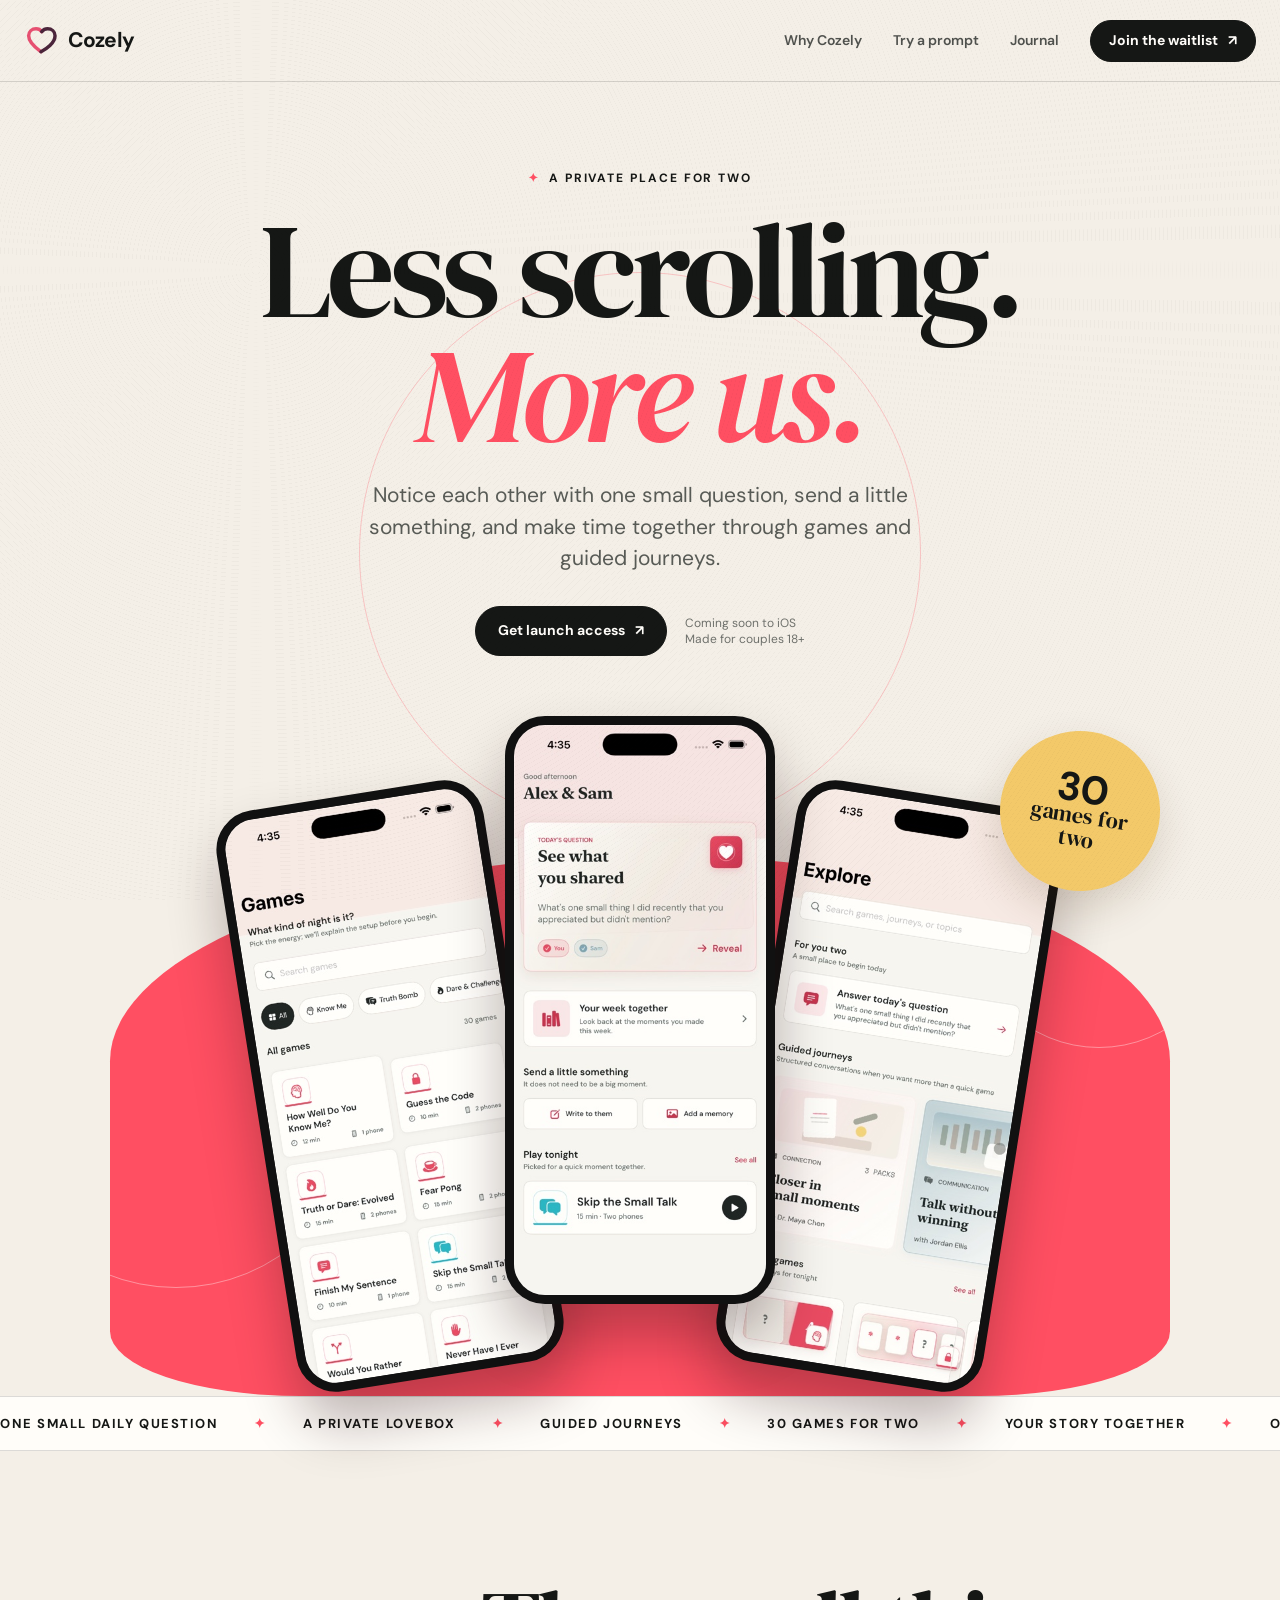
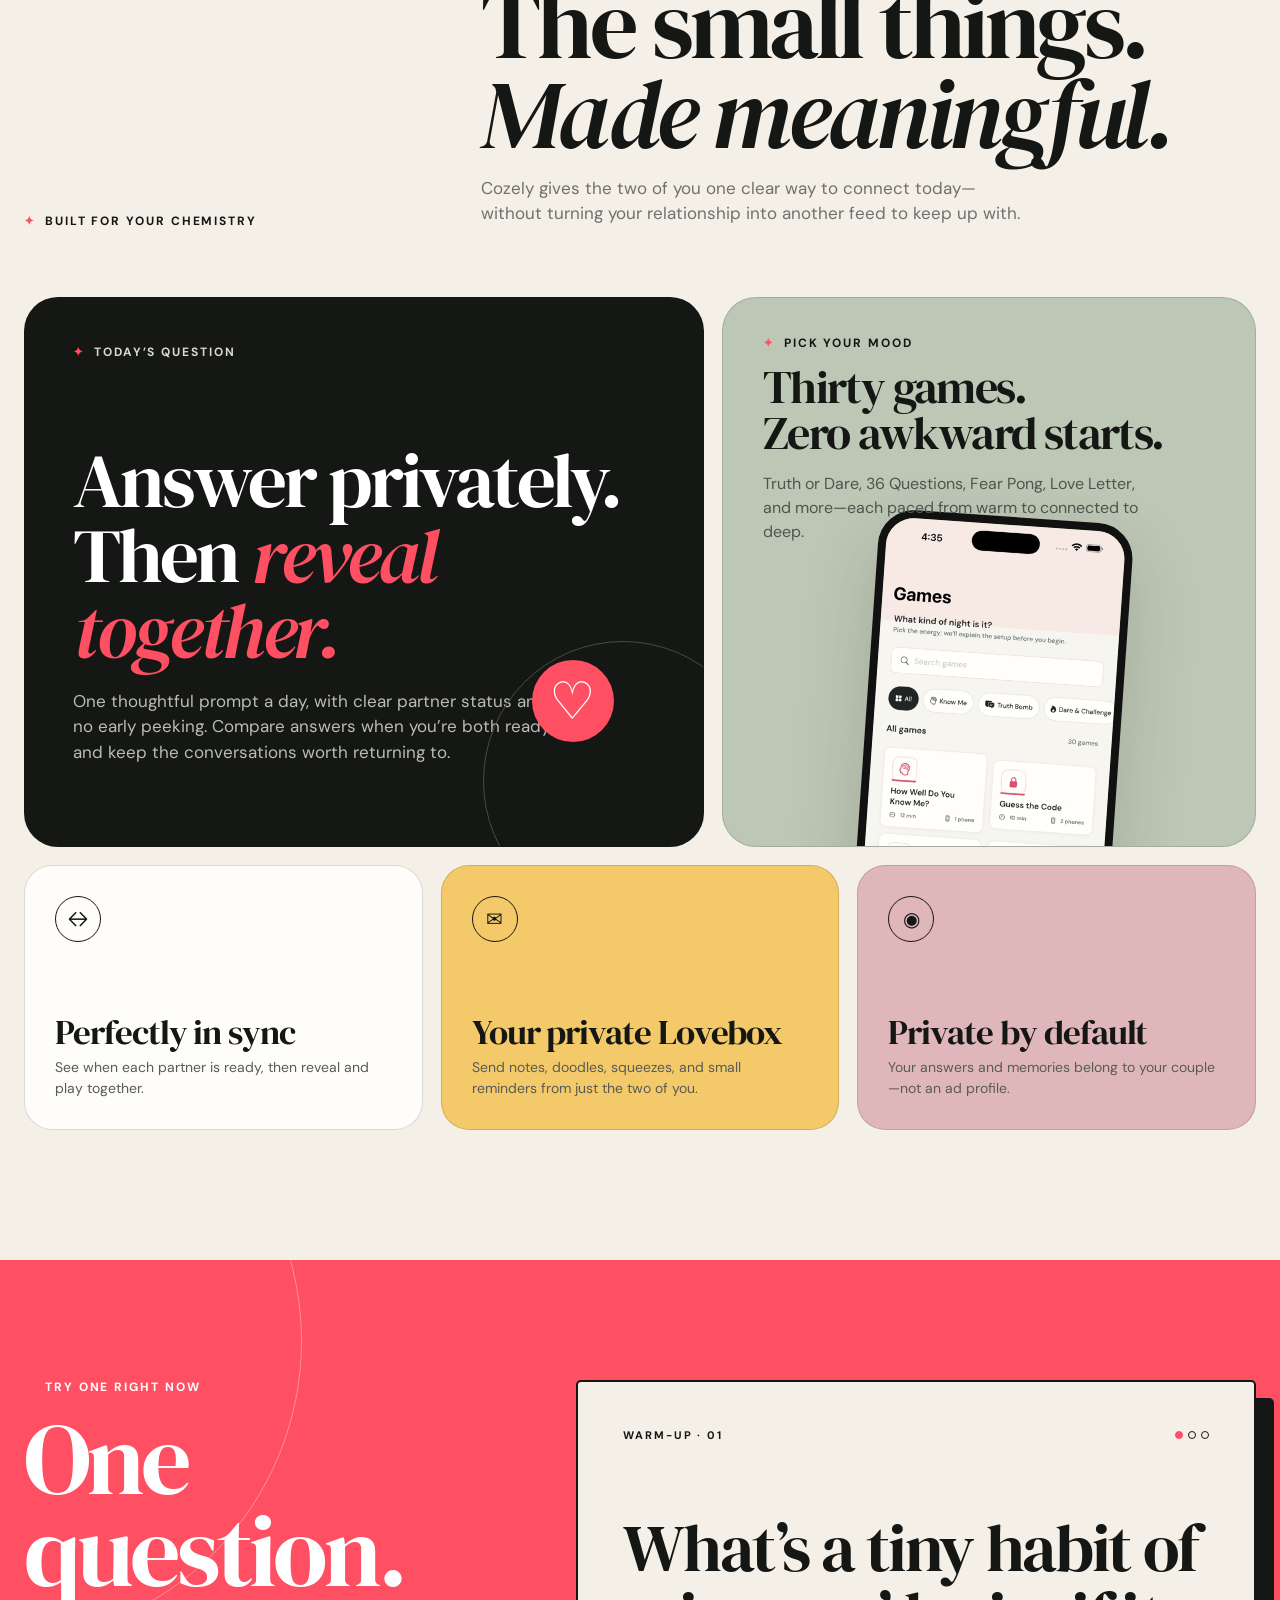
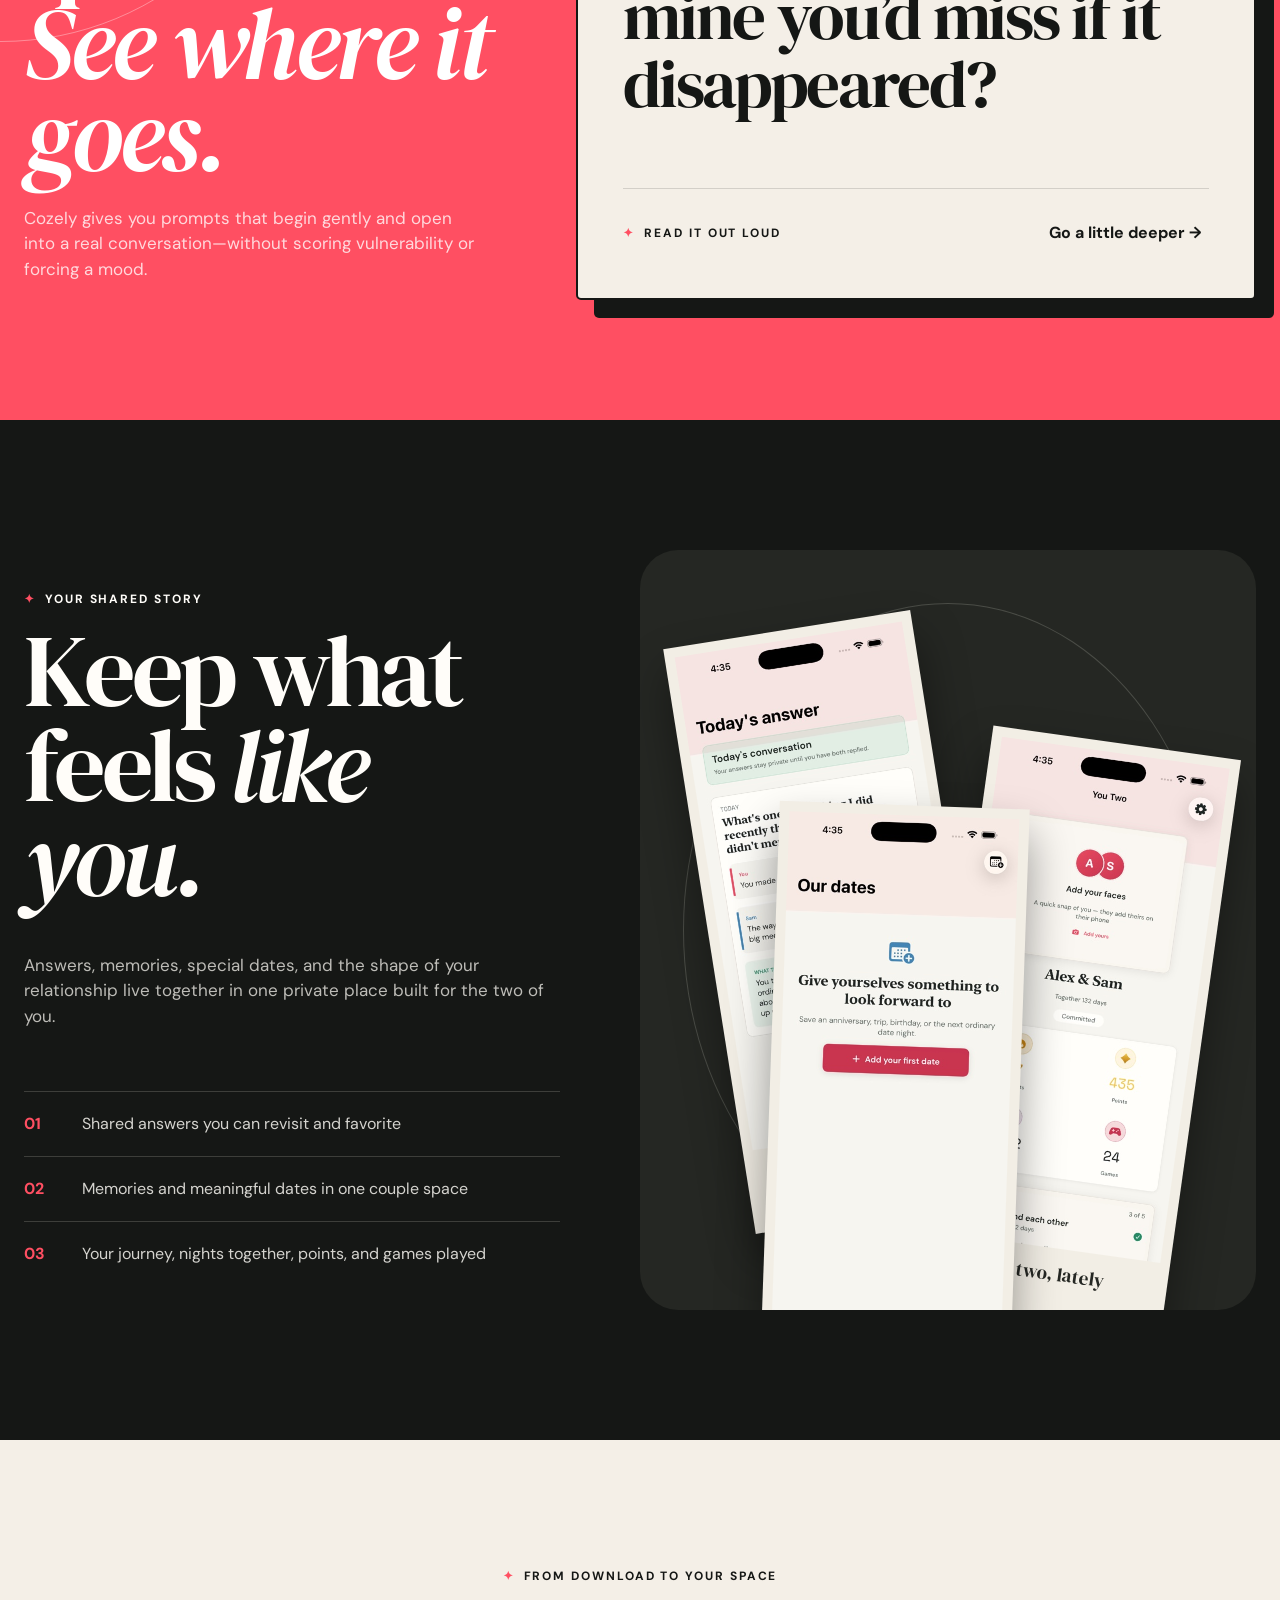
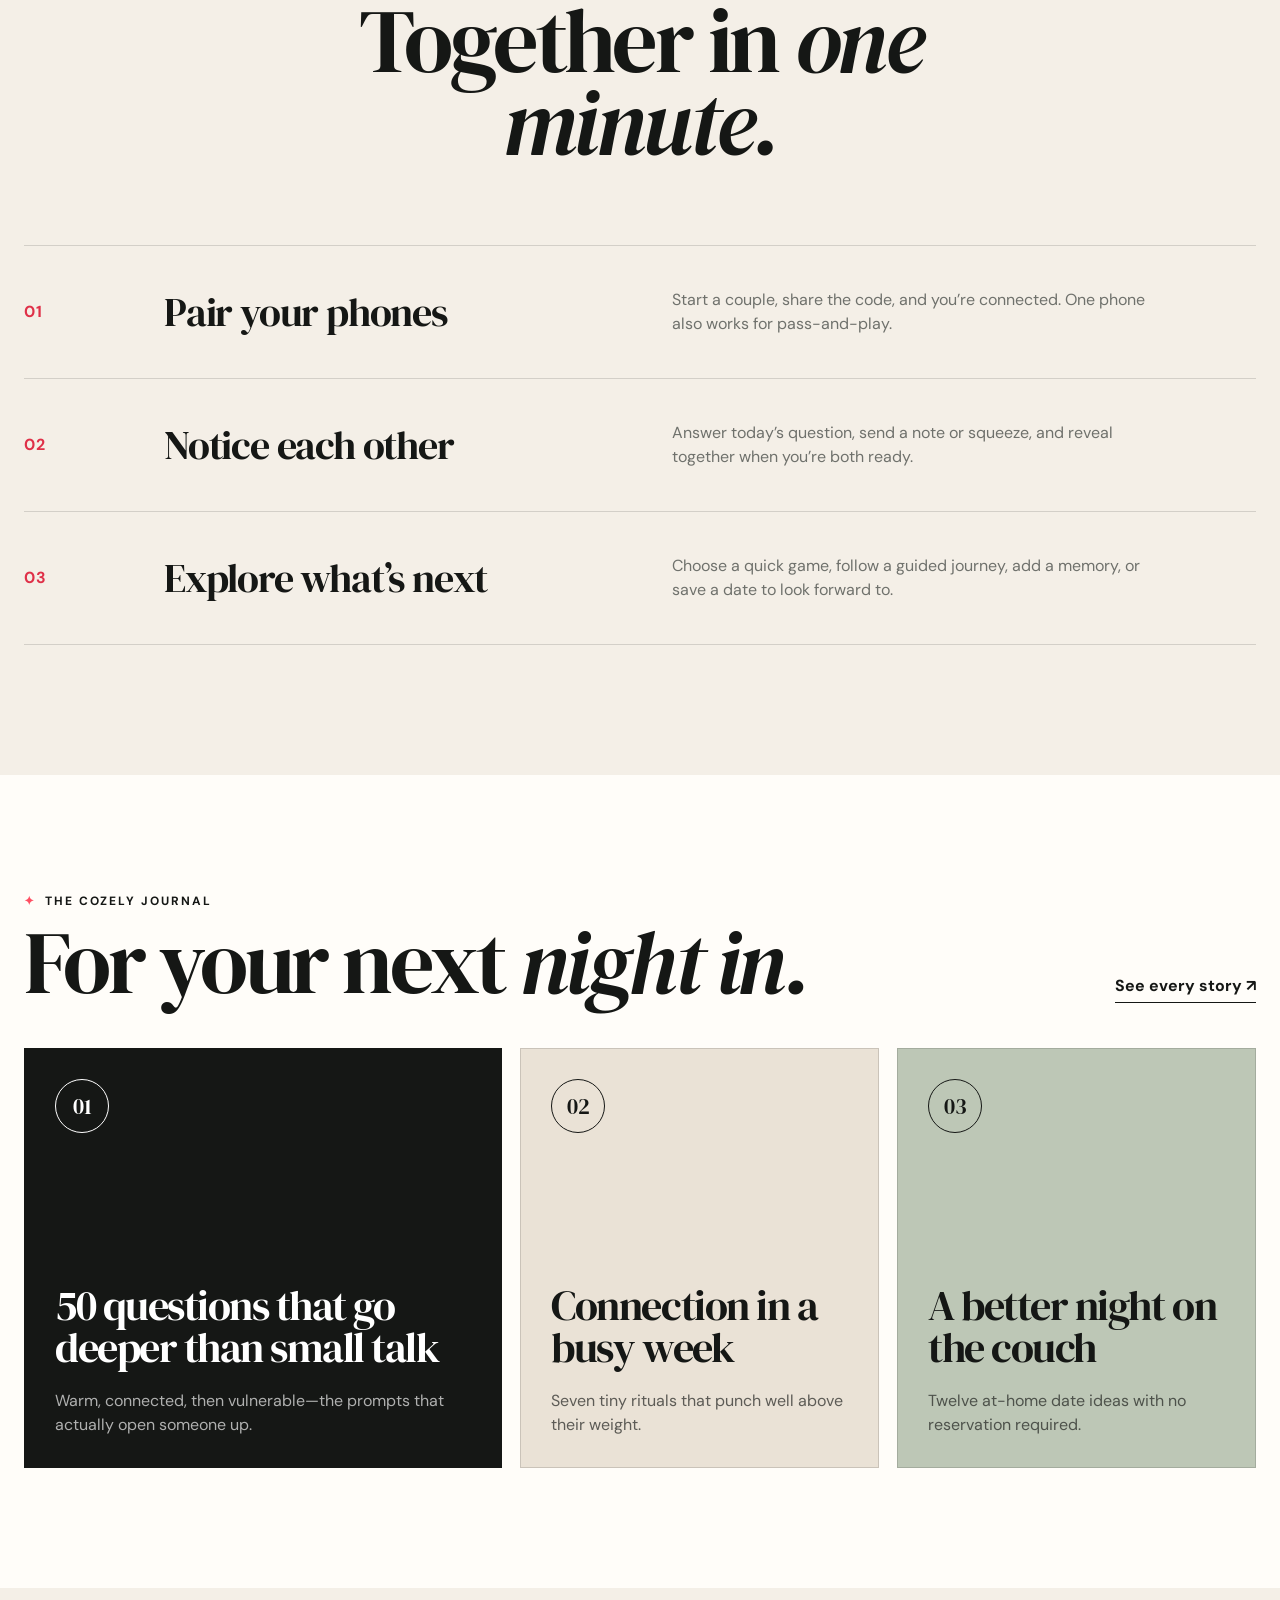
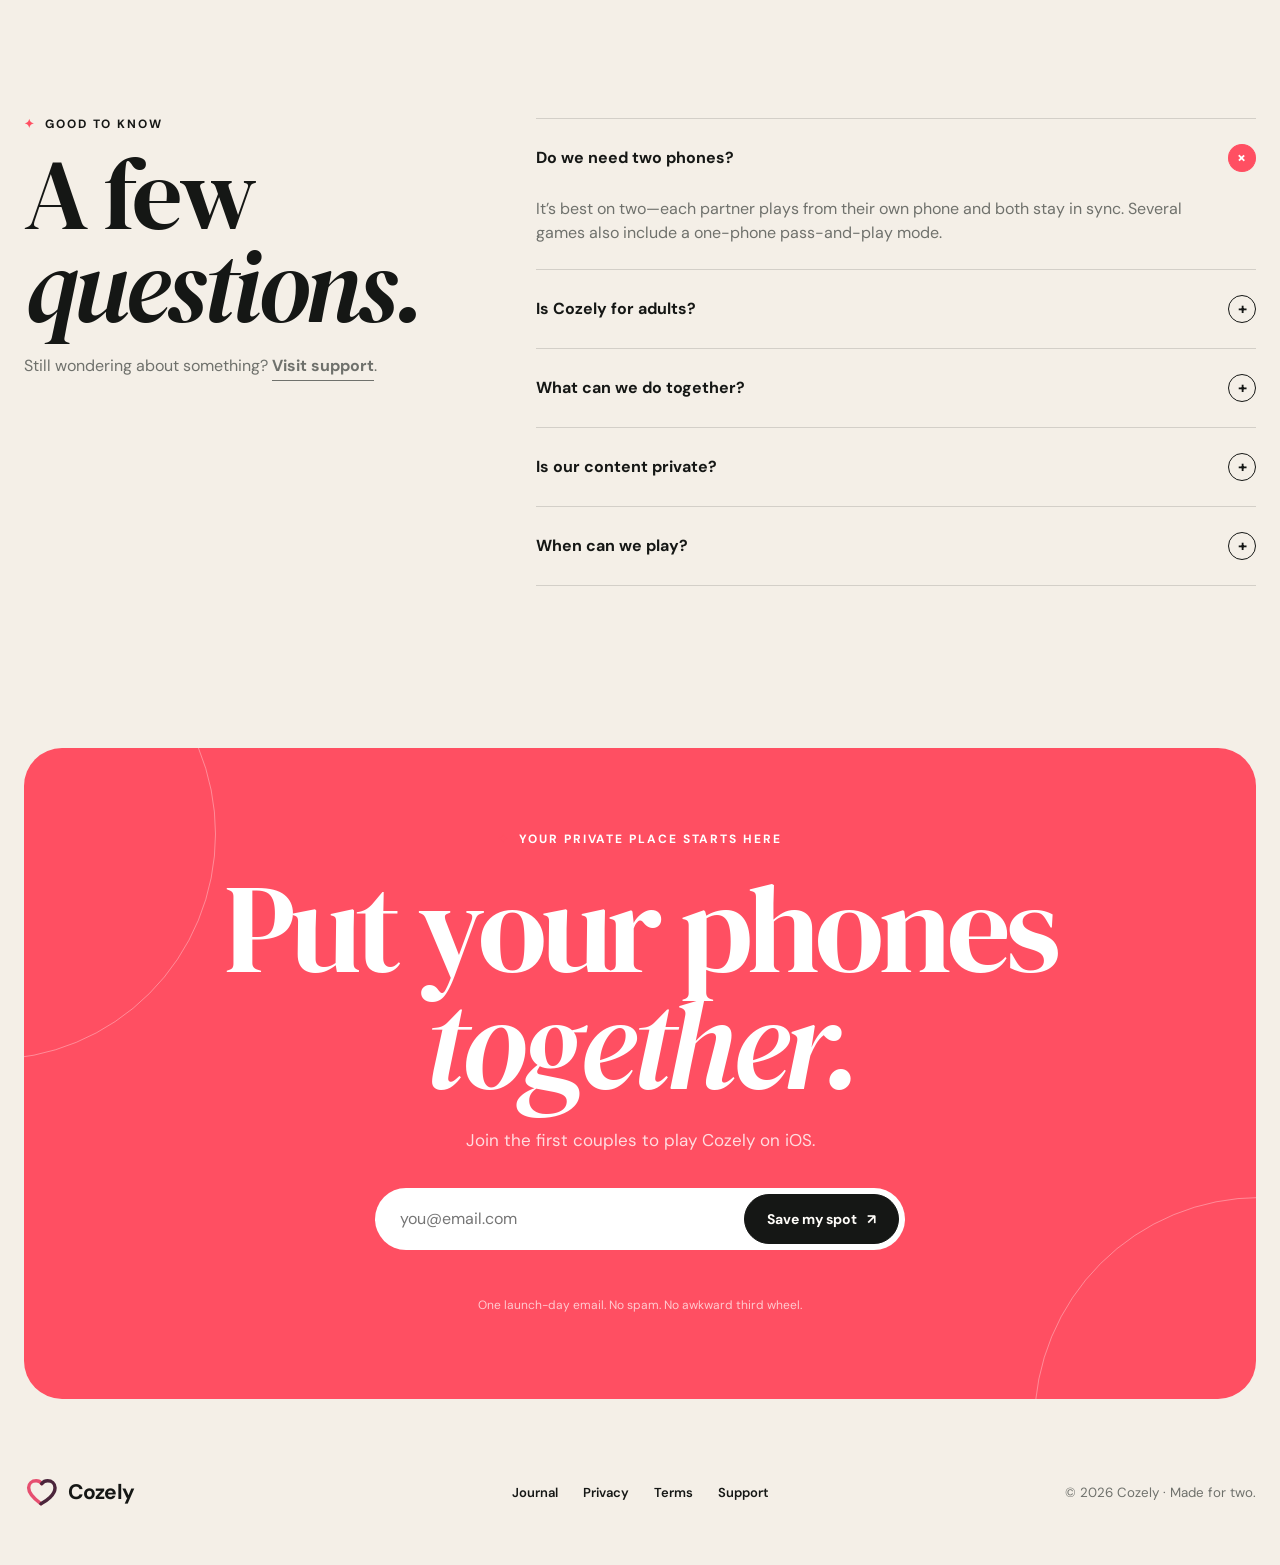
<file: index.html>
<!DOCTYPE html>
<html lang="en">
<head>
  <meta charset="utf-8" />
  <meta name="viewport" content="width=device-width, initial-scale=1, viewport-fit=cover" />
  <title>Cozely — Put your phones together</title>
  <meta name="description" content="Cozely is a private place for two: one small daily question, thoughtful notes, guided journeys, 30 games, and the moments you keep together." />
  <meta name="theme-color" content="#F4EFE7" />
  <meta property="og:title" content="Cozely — Put your phones together" />
  <meta property="og:description" content="Thirty ways to play, talk, laugh, and feel closer." />
  <meta property="og:type" content="website" />
  <meta property="og:image" content="https://tdle.win/assets/cozely-social.png" />
  <meta name="twitter:card" content="summary_large_image" />
  <meta name="twitter:title" content="Cozely — Put your phones together" />
  <meta name="twitter:description" content="Thirty ways to play, talk, laugh, and feel closer." />
  <meta name="twitter:image" content="https://tdle.win/assets/cozely-social.png" />
  <link rel="icon" href="assets/cozely-mark.svg" type="image/svg+xml" />
  <link rel="apple-touch-icon" href="assets/cozely-icon-180.png" />
  <link rel="preconnect" href="https://fonts.googleapis.com" />
  <link rel="preconnect" href="https://fonts.gstatic.com" crossorigin />
  <link href="https://fonts.googleapis.com/css2?family=DM+Sans:wght@400;500;600;700&amp;family=DM+Serif+Display:ital@0;1&amp;display=swap" rel="stylesheet" />
  <style>
    :root {
      --paper: #f4efe7;
      --paper-deep: #eae2d6;
      --ink: #151715;
      --muted: #6f716c;
      --line: rgba(21, 23, 21, .15);
      --red: #ff4f62;
      --red-dark: #df3048;
      --sage: #bdc7b6;
      --yellow: #f3c969;
      --white: #fffdf9;
      --serif: "DM Serif Display", Georgia, serif;
      --sans: "DM Sans", -apple-system, BlinkMacSystemFont, "Segoe UI", sans-serif;
      --shadow: 0 28px 70px rgba(41, 32, 24, .17);
    }

    * { box-sizing: border-box; }
    html { scroll-behavior: smooth; }
    body {
      margin: 0;
      color: var(--ink);
      background: var(--paper);
      font-family: var(--sans);
      line-height: 1.5;
      -webkit-font-smoothing: antialiased;
      overflow-x: hidden;
    }
    body::before {
      content: "";
      position: fixed;
      inset: 0;
      opacity: .16;
      pointer-events: none;
      z-index: 20;
      background-image: repeating-radial-gradient(circle at 20% 30%, rgba(21,23,21,.18) 0 .45px, transparent .55px 4px);
    }
    a { color: inherit; text-decoration: none; }
    button, input { font: inherit; }
    button { color: inherit; }
    img { max-width: 100%; }
    .shell { width: min(1240px, calc(100% - 48px)); margin: 0 auto; }
    .eyebrow { font-size: 12px; line-height: 1; font-weight: 700; letter-spacing: .16em; text-transform: uppercase; }
    .eyebrow::before { content: "✦"; color: var(--red); margin-right: 9px; }
    .display { font-family: var(--serif); font-weight: 400; letter-spacing: -.04em; line-height: .92; }
    .serif { font-family: var(--serif); font-style: italic; font-weight: 400; }

    .button {
      min-height: 50px;
      display: inline-flex;
      align-items: center;
      justify-content: center;
      gap: 10px;
      padding: 0 22px;
      border: 1px solid var(--ink);
      border-radius: 999px;
      background: var(--ink);
      color: var(--white);
      font-weight: 700;
      font-size: 14px;
      cursor: pointer;
      transition: transform .25s ease, background .25s ease, color .25s ease;
    }
    .button:hover { transform: translateY(-3px); background: var(--red); border-color: var(--red); }
    .button.light { background: var(--white); color: var(--ink); border-color: var(--white); }
    .button.light:hover { background: var(--red); color: #fff; border-color: var(--red); }
    .arrow { transition: transform .25s ease; }
    .button:hover .arrow { transform: translateX(4px); }

    nav {
      height: 82px;
      position: relative;
      z-index: 30;
      border-bottom: 1px solid var(--line);
    }
    nav .shell { height: 100%; display: flex; align-items: center; justify-content: space-between; }
    .brand { display: inline-flex; align-items: center; gap: 10px; font-size: 21px; font-weight: 700; letter-spacing: -.04em; }
    .brand img { width: 34px; height: 34px; }
    .nav-links { display: flex; align-items: center; gap: 31px; }
    .nav-links > a:not(.button) { color: #4f514d; font-size: 14px; font-weight: 600; }
    .nav-links > a:not(.button):hover { color: var(--red-dark); }
    .nav-links .button { min-height: 42px; padding-inline: 18px; }

    .hero { padding: 90px 0 0; text-align: center; position: relative; }
    .hero::after {
      content: "";
      position: absolute;
      width: 560px;
      height: 560px;
      border: 1px solid rgba(255, 79, 98, .28);
      border-radius: 50%;
      top: 190px;
      left: 50%;
      transform: translateX(-50%);
      pointer-events: none;
    }
    .hero-copy { position: relative; z-index: 2; }
    .hero h1 { font-size: clamp(66px, 10.5vw, 148px); margin: 25px auto 24px; max-width: 1150px; }
    .hero h1 em { color: var(--red); }
    .hero-lead { max-width: 610px; margin: 0 auto; color: #585b56; font-size: clamp(17px, 2vw, 21px); }
    .hero-actions { display: flex; justify-content: center; align-items: center; gap: 18px; margin-top: 31px; }
    .microcopy { font-size: 12px; color: var(--muted); text-align: left; line-height: 1.35; }

    .product-stage { height: 690px; margin-top: 50px; position: relative; z-index: 3; }
    .stage-blob {
      position: absolute;
      left: 50%;
      bottom: 0;
      width: min(1060px, 94vw);
      height: 540px;
      transform: translateX(-50%);
      border-radius: 52% 48% 18% 18% / 38% 38% 12% 12%;
      background: var(--red);
      overflow: hidden;
    }
    .stage-blob::before, .stage-blob::after {
      content: "";
      position: absolute;
      border: 1px solid rgba(255,255,255,.38);
      border-radius: 50%;
    }
    .stage-blob::before { width: 370px; height: 370px; left: -120px; top: 60px; }
    .stage-blob::after { width: 260px; height: 260px; right: -60px; top: -70px; }
    .phone {
      width: 270px;
      aspect-ratio: 395 / 860;
      position: absolute;
      border: 9px solid #111;
      border-radius: 40px;
      overflow: hidden;
      background: #111;
      box-shadow: 0 33px 55px rgba(36, 11, 14, .3);
    }
    .phone::after { content: ""; position: absolute; inset: 0; box-shadow: inset 0 0 0 1px rgba(255,255,255,.18); border-radius: 31px; pointer-events: none; }
    .phone img { width: 100%; height: 100%; object-fit: cover; display: block; }
    .phone-one { left: calc(50% - 385px); top: 86px; transform: rotate(-9deg); }
    .phone-two { left: 50%; top: 10px; transform: translateX(-50%); z-index: 2; }
    .phone-three { right: calc(50% - 385px); top: 86px; transform: rotate(9deg); }
    .stage-note {
      position: absolute;
      width: 160px;
      height: 160px;
      right: calc(50% - 520px);
      top: 25px;
      border-radius: 50%;
      background: var(--yellow);
      display: grid;
      place-items: center;
      text-align: center;
      transform: rotate(9deg);
      font-family: var(--serif);
      font-size: 22px;
      line-height: 1.03;
      box-shadow: 0 18px 40px rgba(78, 48, 11, .17);
    }
    .stage-note b { font-family: var(--sans); display: block; font-size: 40px; line-height: .8; }

    .ticker { border-block: 1px solid var(--line); overflow: hidden; white-space: nowrap; background: var(--white); }
    .ticker-track { display: inline-flex; align-items: center; gap: 36px; min-width: max-content; padding: 17px 0; animation: ticker 25s linear infinite; font-size: 13px; font-weight: 700; letter-spacing: .12em; text-transform: uppercase; }
    .ticker-track span::after { content: "✦"; color: var(--red); margin-left: 36px; }
    @keyframes ticker { to { transform: translateX(-50%); } }

    .section { padding: 130px 0; }
    .section-head { display: grid; grid-template-columns: .7fr 1.3fr; gap: 40px; align-items: end; margin-bottom: 70px; }
    .section-head h2 { font-size: clamp(48px, 7.5vw, 98px); margin: 0; max-width: 800px; }
    .section-head p { color: var(--muted); margin: 18px 0 0; max-width: 550px; font-size: 17px; }

    .bento { display: grid; grid-template-columns: 1.12fr .88fr; gap: 18px; }
    .bento-card { position: relative; min-height: 550px; overflow: hidden; border: 1px solid var(--line); border-radius: 34px; }
    .host-card { background: var(--ink); color: #fff; padding: 48px; }
    .host-card .eyebrow { color: #d8d7d2; }
    .host-card h3 { max-width: 560px; font-family: var(--serif); font-size: clamp(46px, 6vw, 82px); font-weight: 400; line-height: .98; letter-spacing: -.04em; margin: 85px 0 20px; }
    .host-card h3 em { color: var(--red); }
    .host-card p { color: #bbbcb7; max-width: 490px; font-size: 17px; }
    .host-orbit { position: absolute; width: 280px; height: 280px; right: -60px; bottom: -75px; border: 1px solid #494a46; border-radius: 50%; }
    .host-orbit::before { content: "♡"; position: absolute; left: 48px; top: 18px; width: 82px; height: 82px; display: grid; place-items: center; border-radius: 50%; color: #fff; background: var(--red); font: 52px var(--serif); }
    .game-card { background: var(--sage); }
    .game-card .copy { padding: 39px 40px 0; position: relative; z-index: 2; }
    .game-card h3 { font-family: var(--serif); font-size: 46px; line-height: 1; font-weight: 400; letter-spacing: -.035em; margin: 15px 0 10px; }
    .game-card p { color: #4f544d; max-width: 390px; }
    .crop-phone { width: 255px; position: absolute; left: 50%; bottom: -205px; transform: translateX(-50%) rotate(4deg); border: 8px solid #111; border-radius: 36px; box-shadow: var(--shadow); }

    .mini-grid { display: grid; grid-template-columns: repeat(3, 1fr); gap: 18px; margin-top: 18px; }
    .mini-card { min-height: 265px; padding: 30px; border: 1px solid var(--line); border-radius: 28px; display: flex; flex-direction: column; justify-content: space-between; }
    .mini-card:nth-child(1) { background: var(--white); }
    .mini-card:nth-child(2) { background: var(--yellow); }
    .mini-card:nth-child(3) { background: #dfb7bb; }
    .mini-icon { width: 46px; height: 46px; border: 1px solid currentColor; border-radius: 50%; display: grid; place-items: center; font-size: 20px; }
    .mini-card h4 { font: 35px/1 var(--serif); letter-spacing: -.03em; margin: 30px 0 7px; }
    .mini-card p { margin: 0; color: #595b56; font-size: 14px; }

    .prompt-section { padding: 120px 0; background: var(--red); position: relative; overflow: hidden; }
    .prompt-section::before { content: ""; position: absolute; width: 600px; height: 600px; left: -300px; top: -220px; border: 1px solid rgba(255,255,255,.35); border-radius: 50%; }
    .prompt-grid { display: grid; grid-template-columns: .82fr 1.18fr; gap: 80px; align-items: center; position: relative; }
    .prompt-copy { color: #fff; }
    .prompt-copy h2 { font-size: clamp(55px, 8vw, 100px); margin: 20px 0 25px; }
    .prompt-copy p { max-width: 460px; color: rgba(255,255,255,.78); font-size: 17px; }
    .prompt-card { min-height: 520px; padding: 45px; background: var(--paper); border: 2px solid var(--ink); border-radius: 5px; box-shadow: 18px 18px 0 var(--ink); display: flex; flex-direction: column; justify-content: space-between; transform: rotate(1.5deg); }
    .prompt-top { display: flex; justify-content: space-between; align-items: center; }
    .depth { font-size: 11px; font-weight: 700; text-transform: uppercase; letter-spacing: .17em; }
    .depth-dots { display: flex; gap: 5px; }
    .depth-dots i { width: 8px; height: 8px; border: 1px solid var(--ink); border-radius: 50%; }
    .depth-dots i.active { background: var(--red); border-color: var(--red); }
    .question { max-width: 650px; margin: 50px 0; font: clamp(37px, 5.2vw, 67px)/1.02 var(--serif); letter-spacing: -.035em; }
    .prompt-bottom { display: flex; align-items: center; justify-content: space-between; gap: 20px; border-top: 1px solid var(--line); padding-top: 24px; }
    .prompt-next { border: 0; background: none; padding: 8px; font-weight: 700; cursor: pointer; }
    .prompt-next:hover { color: var(--red-dark); }

    .keepsake { background: var(--ink); color: var(--white); }
    .keepsake .section-head p { color: #aaa9a4; }
    .keepsake-showcase { display: grid; grid-template-columns: 1fr 1fr; min-height: 760px; }
    .keepsake-copy { padding-right: 80px; display: flex; flex-direction: column; justify-content: center; }
    .keepsake-copy h2 { font-size: clamp(58px, 8vw, 105px); margin: 18px 0 30px; }
    .keepsake-copy p { color: #bdbcb7; font-size: 17px; max-width: 520px; }
    .feature-list { margin-top: 45px; display: grid; gap: 20px; }
    .feature-row { display: grid; grid-template-columns: 42px 1fr; gap: 16px; padding-top: 20px; border-top: 1px solid #3d3e3a; }
    .feature-row b { color: var(--red); }
    .feature-row span { color: #d4d3ce; }
    .keepsake-art { min-height: 760px; position: relative; background: #252723; border-radius: 38px; overflow: hidden; }
    .keepsake-art::before { content: ""; position: absolute; inset: 7% 7%; border: 1px solid #4a4c46; border-radius: 50%; }
    .photo-card { position: absolute; width: 250px; padding: 10px 10px 45px; background: #f2eee5; box-shadow: 0 25px 45px rgba(0,0,0,.4); }
    .photo-card img { display: block; width: 100%; }
    .photo-card.one { left: 11%; top: 10%; transform: rotate(-9deg); }
    .photo-card.two { right: 9%; top: 25%; transform: rotate(8deg); }
    .photo-card.three { left: 21%; bottom: -15%; transform: rotate(2deg); }
    .photo-label { margin: 12px 5px 0; color: #252723; font: 19px var(--serif); text-align: center; }

    .steps { padding: 130px 0; }
    .steps-heading { text-align: center; max-width: 810px; margin: 0 auto 80px; }
    .steps-heading h2 { font-size: clamp(52px, 7vw, 92px); margin: 18px 0 0; }
    .step-list { counter-reset: steps; border-top: 1px solid var(--line); }
    .step-item { counter-increment: steps; display: grid; grid-template-columns: 100px .8fr 1fr; gap: 40px; align-items: center; padding: 42px 0; border-bottom: 1px solid var(--line); }
    .step-item::before { content: "0" counter(steps); color: var(--red-dark); font-weight: 700; letter-spacing: .08em; }
    .step-item h3 { margin: 0; font: 40px/1 var(--serif); letter-spacing: -.03em; }
    .step-item p { color: var(--muted); max-width: 490px; margin: 0; }

    .stories { padding: 120px 0; background: var(--white); }
    .stories-top { display: flex; justify-content: space-between; align-items: end; margin-bottom: 45px; }
    .stories-top h2 { font-size: clamp(55px, 7vw, 88px); margin: 15px 0 0; }
    .text-link { font-weight: 700; border-bottom: 1px solid; padding-bottom: 4px; }
    .text-link:hover { color: var(--red-dark); }
    .story-grid { display: grid; grid-template-columns: 1.2fr .9fr .9fr; gap: 18px; }
    .story { min-height: 420px; border: 1px solid var(--line); padding: 30px; display: flex; flex-direction: column; justify-content: space-between; transition: transform .25s ease; }
    .story:hover { transform: translateY(-7px); }
    .story:first-child { background: var(--ink); color: #fff; }
    .story:nth-child(2) { background: var(--paper-deep); }
    .story:nth-child(3) { background: var(--sage); }
    .story-number { width: 54px; height: 54px; border: 1px solid currentColor; border-radius: 50%; display: grid; place-items: center; font: 22px var(--serif); }
    .story h3 { font: clamp(34px, 3.3vw, 49px)/1 var(--serif); letter-spacing: -.035em; margin: 0 0 20px; }
    .story p { margin: 0; opacity: .66; }

    .faq-section { padding: 130px 0; }
    .faq-grid { display: grid; grid-template-columns: .75fr 1.25fr; gap: 80px; }
    .faq-title h2 { font-size: clamp(58px, 8vw, 100px); margin: 18px 0 22px; }
    .faq-title p { color: var(--muted); }
    .faq { border-top: 1px solid var(--line); }
    .qa { border-bottom: 1px solid var(--line); }
    .qa button { width: 100%; padding: 25px 0; background: none; border: 0; display: flex; align-items: center; justify-content: space-between; gap: 24px; text-align: left; font-weight: 700; cursor: pointer; }
    .qa button span { width: 28px; height: 28px; flex: none; border: 1px solid var(--ink); border-radius: 50%; display: grid; place-items: center; transition: transform .25s ease, background .25s ease; }
    .answer { display: grid; grid-template-rows: 0fr; transition: grid-template-rows .3s ease; }
    .answer > div { overflow: hidden; color: var(--muted); }
    .answer p { margin: 0; padding: 0 45px 24px 0; }
    .qa.open .answer { grid-template-rows: 1fr; }
    .qa.open button span { transform: rotate(45deg); color: #fff; background: var(--red); border-color: var(--red); }

    .finale { padding: 32px 0; }
    .finale-panel { min-height: 650px; padding: 85px 30px; background: var(--red); color: #fff; border-radius: 38px; text-align: center; position: relative; overflow: hidden; }
    .finale-panel::before, .finale-panel::after { content: ""; position: absolute; width: 450px; height: 450px; border: 1px solid rgba(255,255,255,.34); border-radius: 50%; }
    .finale-panel::before { left: -260px; top: -140px; }
    .finale-panel::after { right: -230px; bottom: -250px; }
    .finale h2 { position: relative; max-width: 900px; margin: 25px auto 26px; font-size: clamp(66px, 10vw, 126px); }
    .finale p { position: relative; color: rgba(255,255,255,.8); font-size: 17px; }
    .waitlist { position: relative; display: flex; max-width: 530px; margin: 35px auto 0; padding: 6px; background: #fff; border-radius: 999px; }
    .waitlist input[type="email"] { flex: 1; min-width: 0; border: 0; outline: 0; padding: 0 19px; background: transparent; color: var(--ink); }
    .waitlist .button { min-height: 50px; }
    .waitlist-message { position: relative; min-height: 22px; margin-top: 14px; font-weight: 700; font-size: 13px; }
    .finale-note { position: relative; margin-top: 10px; font-size: 12px; color: rgba(255,255,255,.7); }

    footer { padding: 45px 0 55px; }
    footer .shell { display: grid; grid-template-columns: 1fr auto 1fr; align-items: center; gap: 28px; }
    .footer-links { display: flex; gap: 25px; font-size: 13px; font-weight: 600; }
    footer small { text-align: right; color: var(--muted); }

    .reveal { opacity: 0; transform: translateY(25px); transition: opacity .75s ease, transform .75s cubic-bezier(.2,.7,.2,1); }
    .reveal.in { opacity: 1; transform: none; }

    @media (max-width: 980px) {
      .nav-links > a:not(.button) { display: none; }
      .product-stage { height: 600px; }
      .stage-blob { height: 470px; }
      .phone { width: 230px; }
      .phone-one { left: calc(50% - 315px); }
      .phone-three { right: calc(50% - 315px); }
      .stage-note { right: 2vw; }
      .section-head, .prompt-grid, .faq-grid { grid-template-columns: 1fr; }
      .section-head { gap: 20px; }
      .bento { grid-template-columns: 1fr; }
      .game-card { min-height: 500px; }
      .mini-grid { grid-template-columns: 1fr 1fr; }
      .mini-card:last-child { grid-column: 1 / -1; }
      .prompt-grid { gap: 60px; }
      .keepsake-showcase { grid-template-columns: 1fr; gap: 70px; }
      .keepsake-copy { padding-right: 0; }
      .story-grid { grid-template-columns: 1fr 1fr; }
      .story:first-child { grid-column: 1 / -1; }
    }

    @media (max-width: 700px) {
      .shell { width: min(100% - 30px, 1240px); }
      nav { height: 70px; }
      .brand { font-size: 19px; }
      .brand img { width: 30px; height: 30px; }
      .nav-links .button { min-height: 39px; padding-inline: 14px; font-size: 12px; }
      .hero { padding-top: 65px; }
      .hero h1 { font-size: clamp(59px, 19vw, 92px); }
      .hero-actions { flex-direction: column; }
      .microcopy { text-align: center; }
      .product-stage { height: 470px; margin-top: 45px; }
      .stage-blob { height: 365px; border-radius: 48% 52% 8% 8% / 28% 28% 6% 6%; }
      .phone { width: 165px; border-width: 6px; border-radius: 27px; }
      .phone-one { left: calc(50% - 205px); top: 90px; }
      .phone-two { top: 20px; }
      .phone-three { right: calc(50% - 205px); top: 90px; }
      .stage-note { width: 100px; height: 100px; right: 0; top: -8px; font-size: 14px; }
      .stage-note b { font-size: 27px; }
      .section, .prompt-section, .steps, .stories, .faq-section { padding: 85px 0; }
      .section-head { margin-bottom: 45px; }
      .host-card { min-height: 520px; padding: 30px; }
      .host-card h3 { margin-top: 80px; }
      .game-card .copy { padding: 30px 28px 0; }
      .mini-grid { grid-template-columns: 1fr; }
      .mini-card:last-child { grid-column: auto; }
      .prompt-card { min-height: 430px; padding: 28px; box-shadow: 10px 10px 0 var(--ink); }
      .prompt-bottom { align-items: flex-end; }
      .keepsake-art { min-height: 620px; }
      .photo-card { width: 190px; }
      .photo-card.one { left: 5%; }
      .photo-card.two { right: 3%; top: 31%; }
      .step-item { grid-template-columns: 50px 1fr; gap: 18px; }
      .step-item p { grid-column: 2; }
      .story-grid { grid-template-columns: 1fr; }
      .story:first-child { grid-column: auto; }
      .stories-top { display: block; }
      .stories-top .text-link { display: inline-block; margin-top: 20px; }
      .finale-panel { min-height: 600px; padding: 70px 18px; border-radius: 28px; }
      .waitlist { border-radius: 22px; flex-direction: column; background: transparent; padding: 0; gap: 10px; }
      .waitlist input[type="email"] { min-height: 54px; border-radius: 999px; background: #fff; padding-inline: 20px; }
      footer .shell { grid-template-columns: 1fr; text-align: center; justify-items: center; }
      footer small { text-align: center; }
      .footer-links { flex-wrap: wrap; justify-content: center; }
    }

    @media (prefers-reduced-motion: reduce) {
      html { scroll-behavior: auto; }
      *, *::before, *::after { animation-duration: .01ms !important; animation-iteration-count: 1 !important; transition-duration: .01ms !important; }
      .reveal { opacity: 1; transform: none; }
    }
  </style>
</head>
<body>
  <nav aria-label="Main navigation">
    <div class="shell">
      <a class="brand" href="#top" aria-label="Cozely home"><img src="assets/cozely-mark.svg" alt="" />Cozely</a>
      <div class="nav-links">
        <a href="#why">Why Cozely</a>
        <a href="#play">Try a prompt</a>
        <a href="stories.html">Journal</a>
        <a class="button" href="#waitlist">Join the waitlist <span class="arrow">↗</span></a>
      </div>
    </div>
  </nav>

  <main id="top">
    <header class="hero">
      <div class="shell hero-copy">
        <div class="eyebrow">A private place for two</div>
        <h1 class="display">Less scrolling.<br /><em class="serif">More us.</em></h1>
        <p class="hero-lead">Notice each other with one small question, send a little something, and make time together through games and guided journeys.</p>
        <div class="hero-actions">
          <a class="button" href="#waitlist">Get launch access <span class="arrow">↗</span></a>
          <div class="microcopy">Coming soon to iOS<br />Made for couples 18+</div>
        </div>
      </div>
      <div class="product-stage" role="img" aria-label="A preview of Cozely on three phones">
        <div class="stage-blob"></div>
        <div class="phone phone-one"><img src="shots/current-games.jpg" alt="The current Cozely library with 30 games for couples" /></div>
        <div class="phone phone-two"><img src="shots/current-home.jpg" alt="The current Cozely Today screen with a shared daily question" /></div>
        <div class="phone phone-three"><img src="shots/current-explore.jpg" alt="The current Cozely Explore screen with journeys and quick games" /></div>
        <div class="stage-note"><span><b>30</b> games for<br />two</span></div>
      </div>
    </header>

    <div class="ticker" role="region" aria-label="Cozely features">
      <div class="ticker-track">
        <span>One small daily question</span><span>A private Lovebox</span><span>Guided journeys</span><span>30 games for two</span><span>Your story together</span>
        <span>One small daily question</span><span>A private Lovebox</span><span>Guided journeys</span><span>30 games for two</span><span>Your story together</span>
      </div>
    </div>

    <section class="section" id="why">
      <div class="shell">
        <div class="section-head reveal">
          <div class="eyebrow">Built for your chemistry</div>
          <div>
            <h2 class="display">The small things.<br /><span class="serif">Made meaningful.</span></h2>
            <p>Cozely gives the two of you one clear way to connect today—without turning your relationship into another feed to keep up with.</p>
          </div>
        </div>

        <div class="bento">
          <article class="bento-card host-card reveal">
            <div class="eyebrow">Today’s question</div>
            <h3>Answer privately.<br />Then <em class="serif">reveal together.</em></h3>
            <p>One thoughtful prompt a day, with clear partner status and no early peeking. Compare answers when you’re both ready and keep the conversations worth returning to.</p>
            <div class="host-orbit" aria-hidden="true"></div>
          </article>
          <article class="bento-card game-card reveal">
            <div class="copy">
              <div class="eyebrow">Pick your mood</div>
              <h3>Thirty games.<br />Zero awkward starts.</h3>
              <p>Truth or Dare, 36 Questions, Fear Pong, Love Letter, and more—each paced from warm to connected to deep.</p>
            </div>
            <img class="crop-phone" src="shots/current-games.jpg" alt="The current Cozely game library" />
          </article>
        </div>

        <div class="mini-grid">
          <article class="mini-card reveal"><div class="mini-icon" aria-hidden="true">↔</div><div><h4>Perfectly in sync</h4><p>See when each partner is ready, then reveal and play together.</p></div></article>
          <article class="mini-card reveal"><div class="mini-icon" aria-hidden="true">✉</div><div><h4>Your private Lovebox</h4><p>Send notes, doodles, squeezes, and small reminders from just the two of you.</p></div></article>
          <article class="mini-card reveal"><div class="mini-icon" aria-hidden="true">◉</div><div><h4>Private by default</h4><p>Your answers and memories belong to your couple—not an ad profile.</p></div></article>
        </div>
      </div>
    </section>

    <section class="prompt-section" id="play">
      <div class="shell prompt-grid">
        <div class="prompt-copy reveal">
          <div class="eyebrow">Try one right now</div>
          <h2 class="display">One question.<br /><span class="serif">See where it goes.</span></h2>
          <p>Cozely gives you prompts that begin gently and open into a real conversation—without scoring vulnerability or forcing a mood.</p>
        </div>
        <div class="prompt-card reveal" data-prompt-card>
          <div class="prompt-top">
            <span class="depth" data-depth>Warm-up · 01</span>
            <div class="depth-dots" data-dots role="img" aria-label="Prompt depth: one of three"><i class="active"></i><i></i><i></i></div>
          </div>
          <div class="question" data-question>What’s a tiny habit of mine you’d miss if it disappeared?</div>
          <div class="prompt-bottom">
            <span class="eyebrow">Read it out loud</span>
            <button class="prompt-next" type="button" data-prompt-next>Go a little deeper →</button>
          </div>
        </div>
      </div>
    </section>

    <section class="section keepsake">
      <div class="shell keepsake-showcase">
        <div class="keepsake-copy reveal">
          <div class="eyebrow">Your shared story</div>
          <h2 class="display">Keep what feels <span class="serif">like you.</span></h2>
          <p>Answers, memories, special dates, and the shape of your relationship live together in one private place built for the two of you.</p>
          <div class="feature-list">
            <div class="feature-row"><b>01</b><span>Shared answers you can revisit and favorite</span></div>
            <div class="feature-row"><b>02</b><span>Memories and meaningful dates in one couple space</span></div>
            <div class="feature-row"><b>03</b><span>Your journey, nights together, points, and games played</span></div>
          </div>
        </div>
        <div class="keepsake-art reveal" role="img" aria-label="The current Cozely shared answers, couple profile, and dates">
          <div class="photo-card one"><img src="shots/current-answer.jpg" alt="The current shared-answer conversation screen" /><div class="photo-label">What you shared</div></div>
          <div class="photo-card two"><img src="shots/current-profile.jpg" alt="The current You Two relationship profile" /><div class="photo-label">You two, lately</div></div>
          <div class="photo-card three"><img src="shots/current-dates.jpg" alt="The current special dates screen" /><div class="photo-label">Something to look forward to</div></div>
        </div>
      </div>
    </section>

    <section class="steps">
      <div class="shell">
        <div class="steps-heading reveal">
          <div class="eyebrow">From download to your space</div>
          <h2 class="display">Together in <span class="serif">one minute.</span></h2>
        </div>
        <div class="step-list">
          <article class="step-item reveal"><h3>Pair your phones</h3><p>Start a couple, share the code, and you’re connected. One phone also works for pass-and-play.</p></article>
          <article class="step-item reveal"><h3>Notice each other</h3><p>Answer today’s question, send a note or squeeze, and reveal together when you’re both ready.</p></article>
          <article class="step-item reveal"><h3>Explore what’s next</h3><p>Choose a quick game, follow a guided journey, add a memory, or save a date to look forward to.</p></article>
        </div>
      </div>
    </section>

    <section class="stories" id="journal">
      <div class="shell">
        <div class="stories-top reveal">
          <div><div class="eyebrow">The Cozely journal</div><h2 class="display">For your next <span class="serif">night in.</span></h2></div>
          <a class="text-link" href="stories.html">See every story ↗</a>
        </div>
        <div class="story-grid">
          <a class="story reveal" href="story-questions.html"><div class="story-number">01</div><div><h3>50 questions that go deeper than small talk</h3><p>Warm, connected, then vulnerable—the prompts that actually open someone up.</p></div></a>
          <a class="story reveal" href="story-busy.html"><div class="story-number">02</div><div><h3>Connection in a busy week</h3><p>Seven tiny rituals that punch well above their weight.</p></div></a>
          <a class="story reveal" href="story-stayin.html"><div class="story-number">03</div><div><h3>A better night on the couch</h3><p>Twelve at-home date ideas with no reservation required.</p></div></a>
        </div>
      </div>
    </section>

    <section class="faq-section" id="faq">
      <div class="shell faq-grid">
        <div class="faq-title reveal">
          <div class="eyebrow">Good to know</div>
          <h2 class="display">A few <span class="serif">questions.</span></h2>
          <p>Still wondering about something? <a class="text-link" href="support.html">Visit support</a>.</p>
        </div>
        <div class="faq reveal">
          <div class="qa open"><button type="button" aria-expanded="true">Do we need two phones?<span>+</span></button><div class="answer"><div><p>It’s best on two—each partner plays from their own phone and both stay in sync. Several games also include a one-phone pass-and-play mode.</p></div></div></div>
          <div class="qa"><button type="button" aria-expanded="false">Is Cozely for adults?<span>+</span></button><div class="answer"><div><p>Yes. Cozely is made for couples 18+. Most games are warm and playful; optional mature decks sit behind an age gate you choose to unlock.</p></div></div></div>
          <div class="qa"><button type="button" aria-expanded="false">What can we do together?<span>+</span></button><div class="answer"><div><p>Answer a private daily question, send notes and doodles through Lovebox, play from a 30-game library, follow guided journeys, and keep shared memories and important dates.</p></div></div></div>
          <div class="qa"><button type="button" aria-expanded="false">Is our content private?<span>+</span></button><div class="answer"><div><p>Your answers, photos, and notes are private to your couple. Cozely doesn’t sell data or run ads, and you can delete a memory—or your whole account—anytime.</p></div></div></div>
          <div class="qa"><button type="button" aria-expanded="false">When can we play?<span>+</span></button><div class="answer"><div><p>Cozely is coming soon to the iOS App Store. Join the waitlist and we’ll send one launch-day message when it’s ready.</p></div></div></div>
        </div>
      </div>
    </section>

    <section class="finale" id="waitlist">
      <div class="shell finale-panel reveal">
        <div class="eyebrow">Your private place starts here</div>
        <h2 class="display">Put your phones <span class="serif">together.</span></h2>
        <p>Join the first couples to play Cozely on iOS.</p>
        <form class="waitlist" data-wl>
          <label for="launch-email" style="position:absolute;left:-9999px">Email address</label>
          <input id="launch-email" type="email" name="email" placeholder="you@email.com" autocomplete="email" required />
          <input type="text" name="website" tabindex="-1" autocomplete="off" style="position:absolute;left:-9999px" aria-hidden="true" />
          <button class="button" type="submit">Save my spot <span class="arrow">↗</span></button>
        </form>
        <div class="waitlist-message" data-wl-msg aria-live="polite"></div>
        <div class="finale-note">One launch-day email. No spam. No awkward third wheel.</div>
      </div>
    </section>
  </main>

  <footer>
    <div class="shell">
      <a class="brand" href="#top"><img src="assets/cozely-mark.svg" alt="" />Cozely</a>
      <div class="footer-links"><a href="stories.html">Journal</a><a href="privacy.html">Privacy</a><a href="terms.html">Terms</a><a href="support.html">Support</a></div>
      <small>© 2026 Cozely · Made for two.</small>
    </div>
  </footer>

  <script>
    const WAITLIST_URL = "https://energetic-weasel-281.convex.site/waitlist";

    document.querySelectorAll("form[data-wl]").forEach((form) => {
      const msg = form.parentElement.querySelector("[data-wl-msg]");
      form.addEventListener("submit", async (event) => {
        event.preventDefault();
        const data = Object.fromEntries(new FormData(form));
        const button = form.querySelector("button");
        button.disabled = true;
        if (msg) msg.textContent = "Saving your spot…";
        try {
          const response = await fetch(WAITLIST_URL, {
            method: "POST",
            headers: { "Content-Type": "application/json" },
            body: JSON.stringify({ email: data.email, website: data.website, source: "landing-redesign" })
          });
          const result = await response.json();
          if (result.ok) {
            form.reset();
            if (msg) msg.textContent = "You’re in. See you on launch day ♥";
          } else if (msg) msg.textContent = result.error || "That didn’t work. Try once more.";
        } catch {
          if (msg) msg.textContent = "Small network hiccup—try once more.";
        }
        button.disabled = false;
      });
    });

    document.querySelectorAll(".qa button").forEach((button) => {
      button.addEventListener("click", () => {
        const item = button.closest(".qa");
        const open = item.classList.toggle("open");
        button.setAttribute("aria-expanded", String(open));
      });
    });

    const prompts = [
      { depth: "Warm-up · 01", question: "What’s a tiny habit of mine you’d miss if it disappeared?", cta: "Go a little deeper →", count: 1 },
      { depth: "Connected · 02", question: "When do you feel the most chosen by me?", cta: "One honest one →", count: 2 },
      { depth: "Deeper · 03", question: "What’s something you need more of from me lately?", cta: "Start a full night ↗", count: 3 }
    ];
    let promptIndex = 0;
    const promptButton = document.querySelector("[data-prompt-next]");
    promptButton?.addEventListener("click", () => {
      if (promptIndex === prompts.length - 1) {
        document.querySelector("#waitlist")?.scrollIntoView({ behavior: "smooth" });
        return;
      }
      promptIndex += 1;
      const prompt = prompts[promptIndex];
      document.querySelector("[data-depth]").textContent = prompt.depth;
      document.querySelector("[data-question]").textContent = prompt.question;
      promptButton.textContent = prompt.cta;
      document.querySelectorAll("[data-dots] i").forEach((dot, index) => dot.classList.toggle("active", index < prompt.count));
      const card = document.querySelector("[data-prompt-card]");
      card.animate([{ transform: "rotate(1.5deg) translateY(12px)", opacity: .5 }, { transform: "rotate(1.5deg)", opacity: 1 }], { duration: 350, easing: "ease-out" });
    });

    const reduceMotion = window.matchMedia("(prefers-reduced-motion: reduce)").matches;
    if (reduceMotion) {
      document.querySelectorAll(".reveal").forEach((element) => element.classList.add("in"));
    } else {
      const observer = new IntersectionObserver((entries) => entries.forEach((entry) => {
        if (entry.isIntersecting) {
          entry.target.classList.add("in");
          observer.unobserve(entry.target);
        }
      }), { threshold: .12 });
      document.querySelectorAll(".reveal").forEach((element) => observer.observe(element));
    }
  </script>
</body>
</html>
</file>
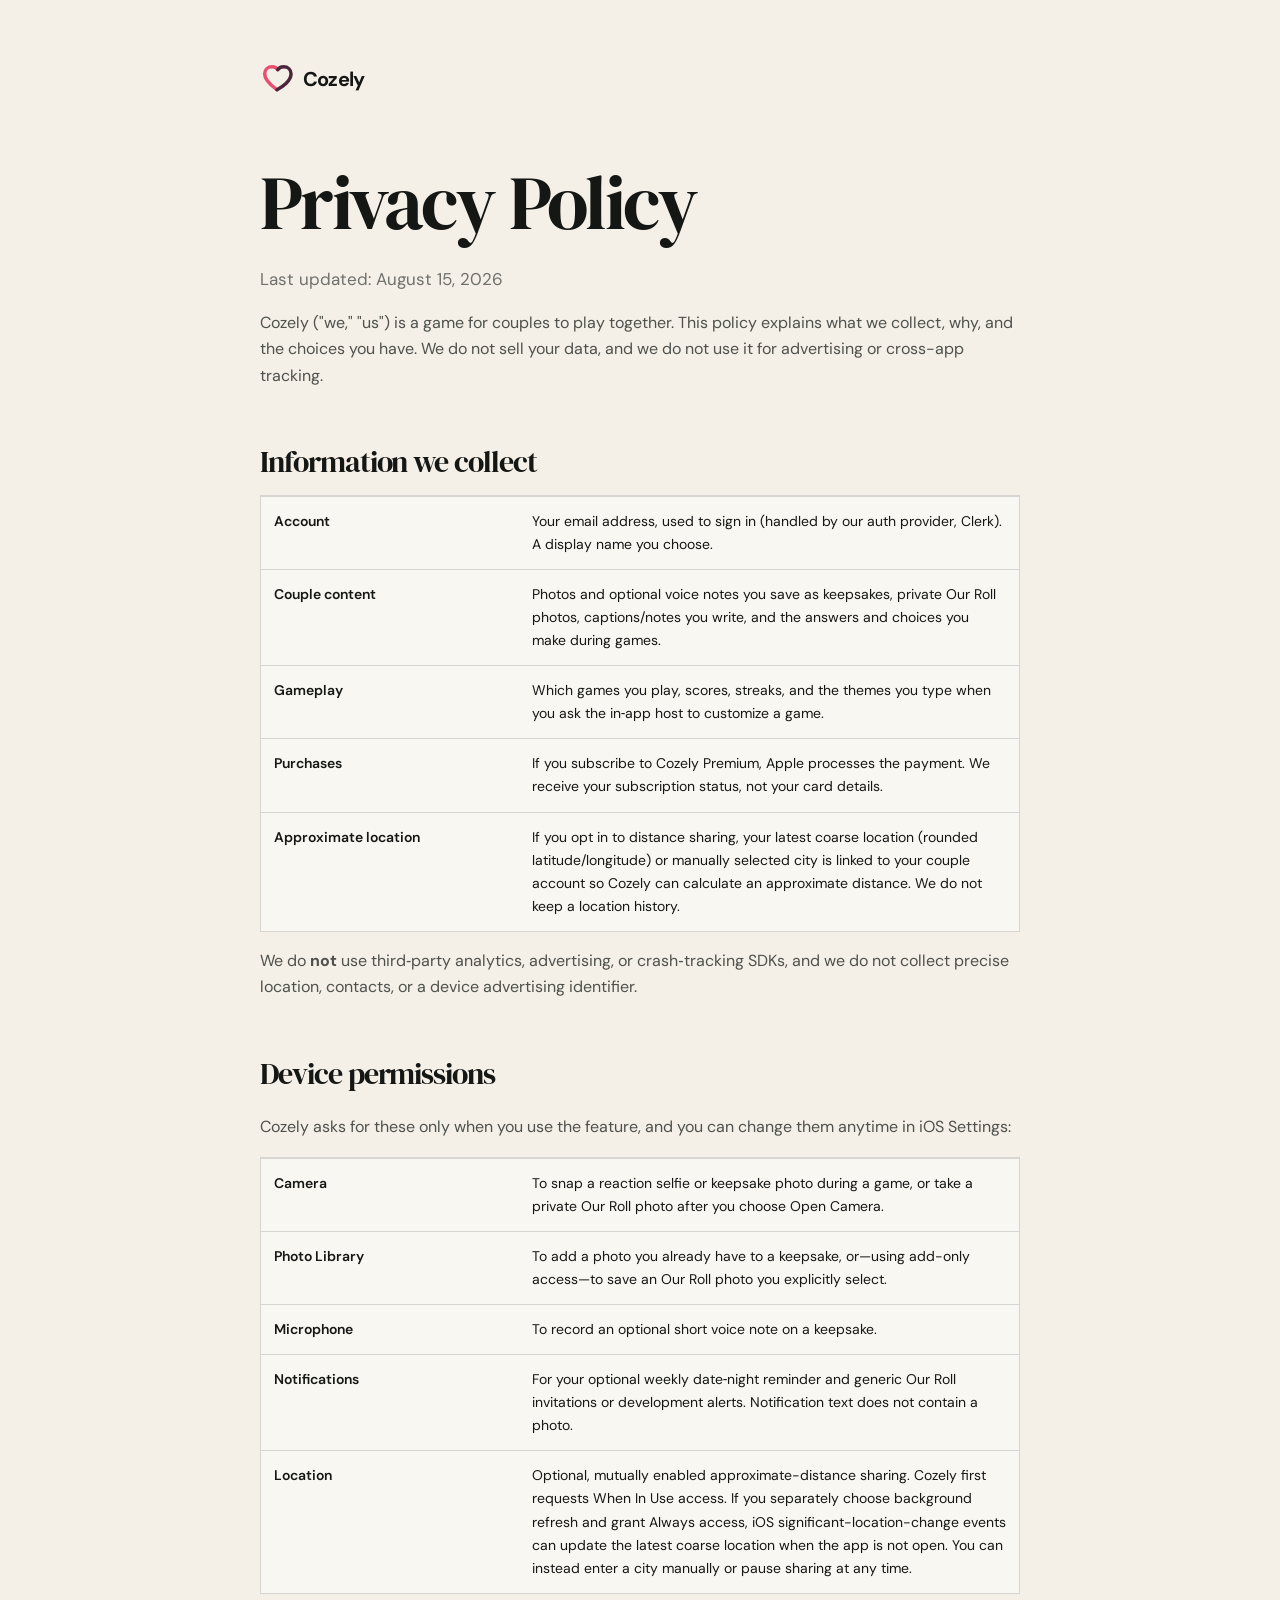
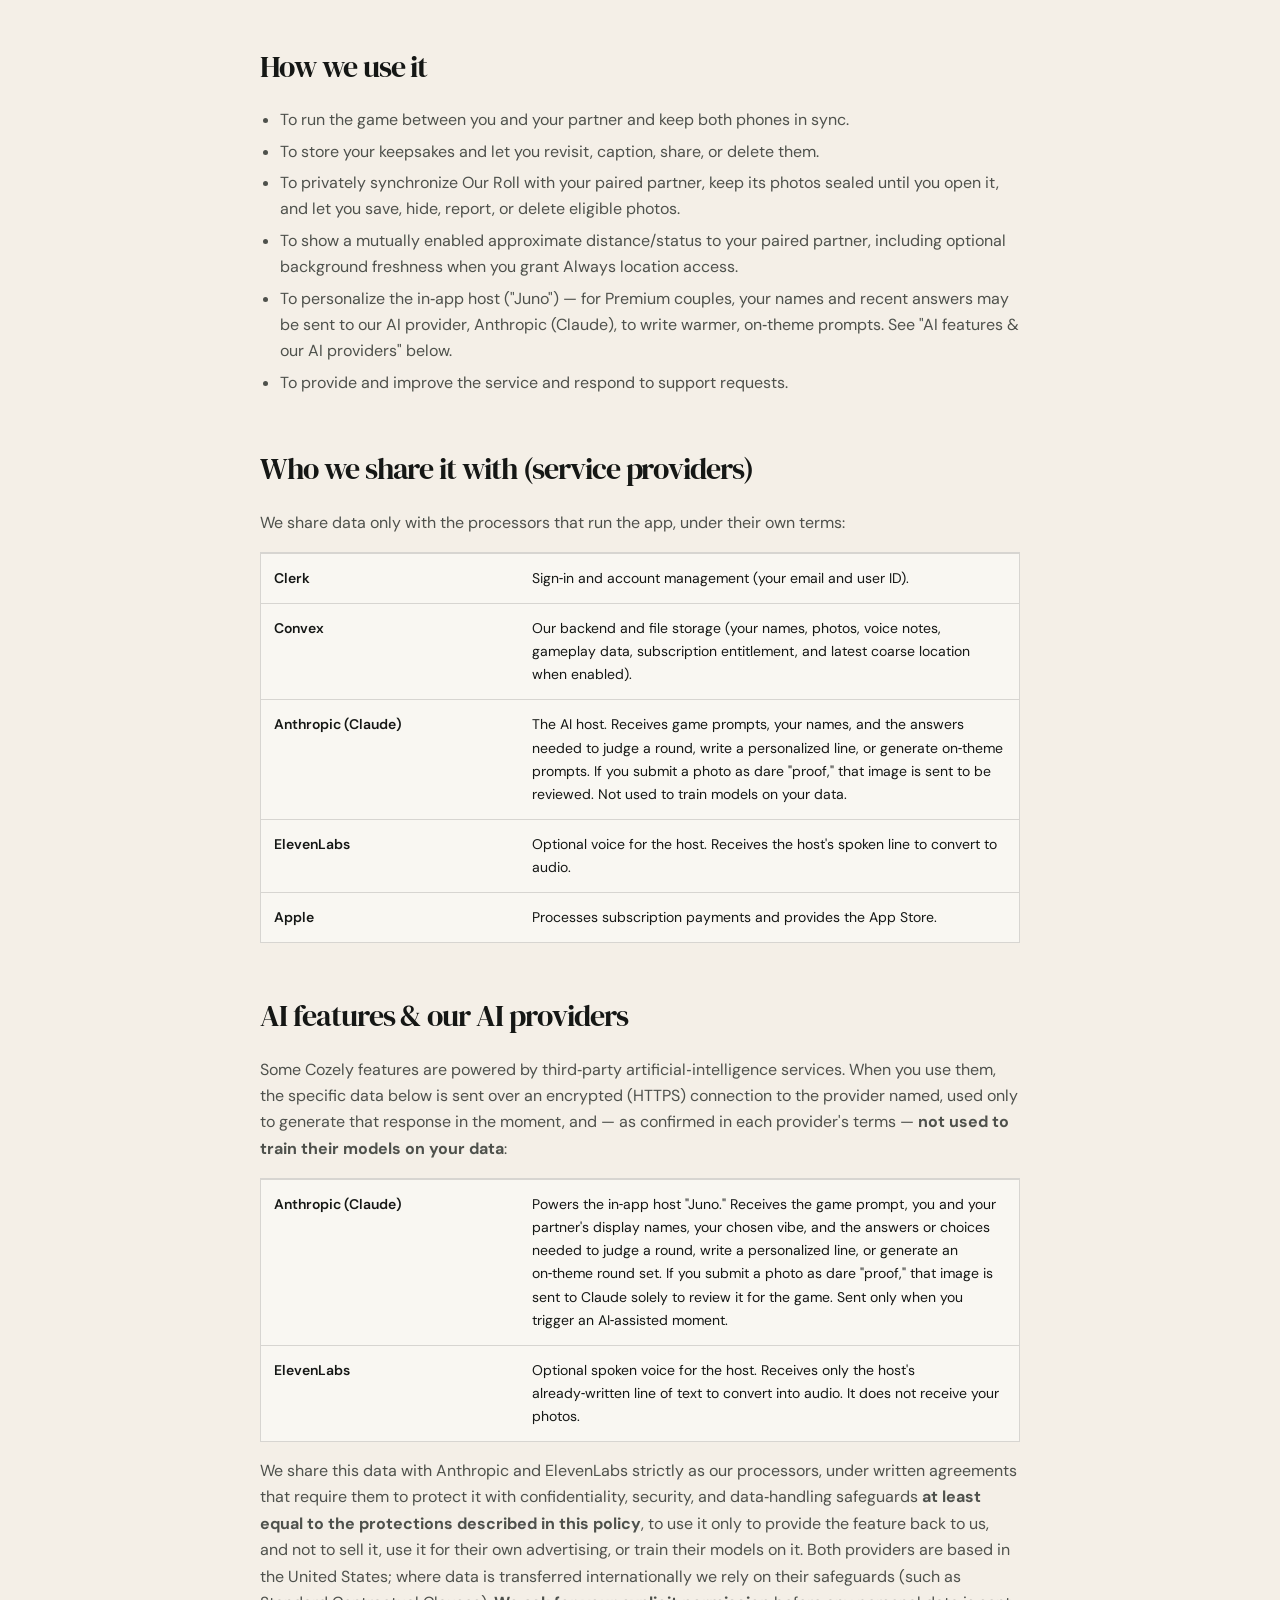
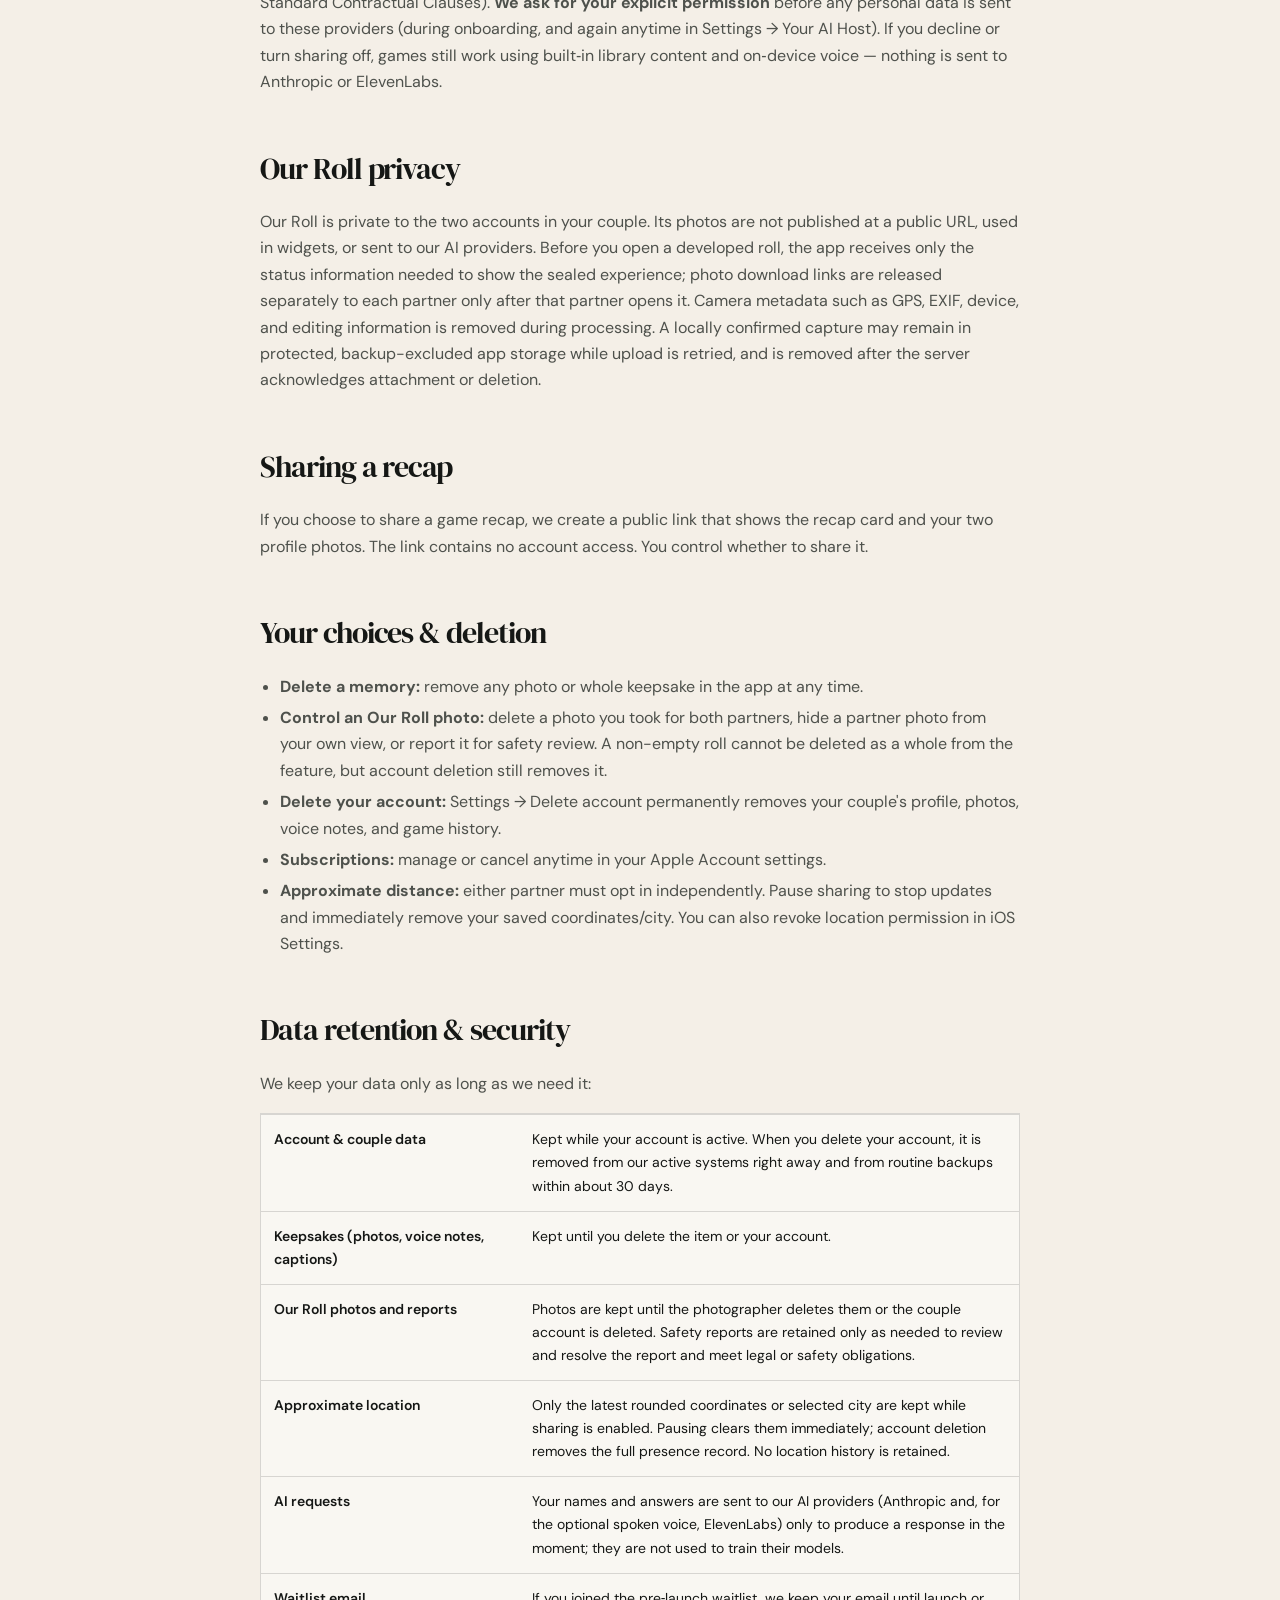
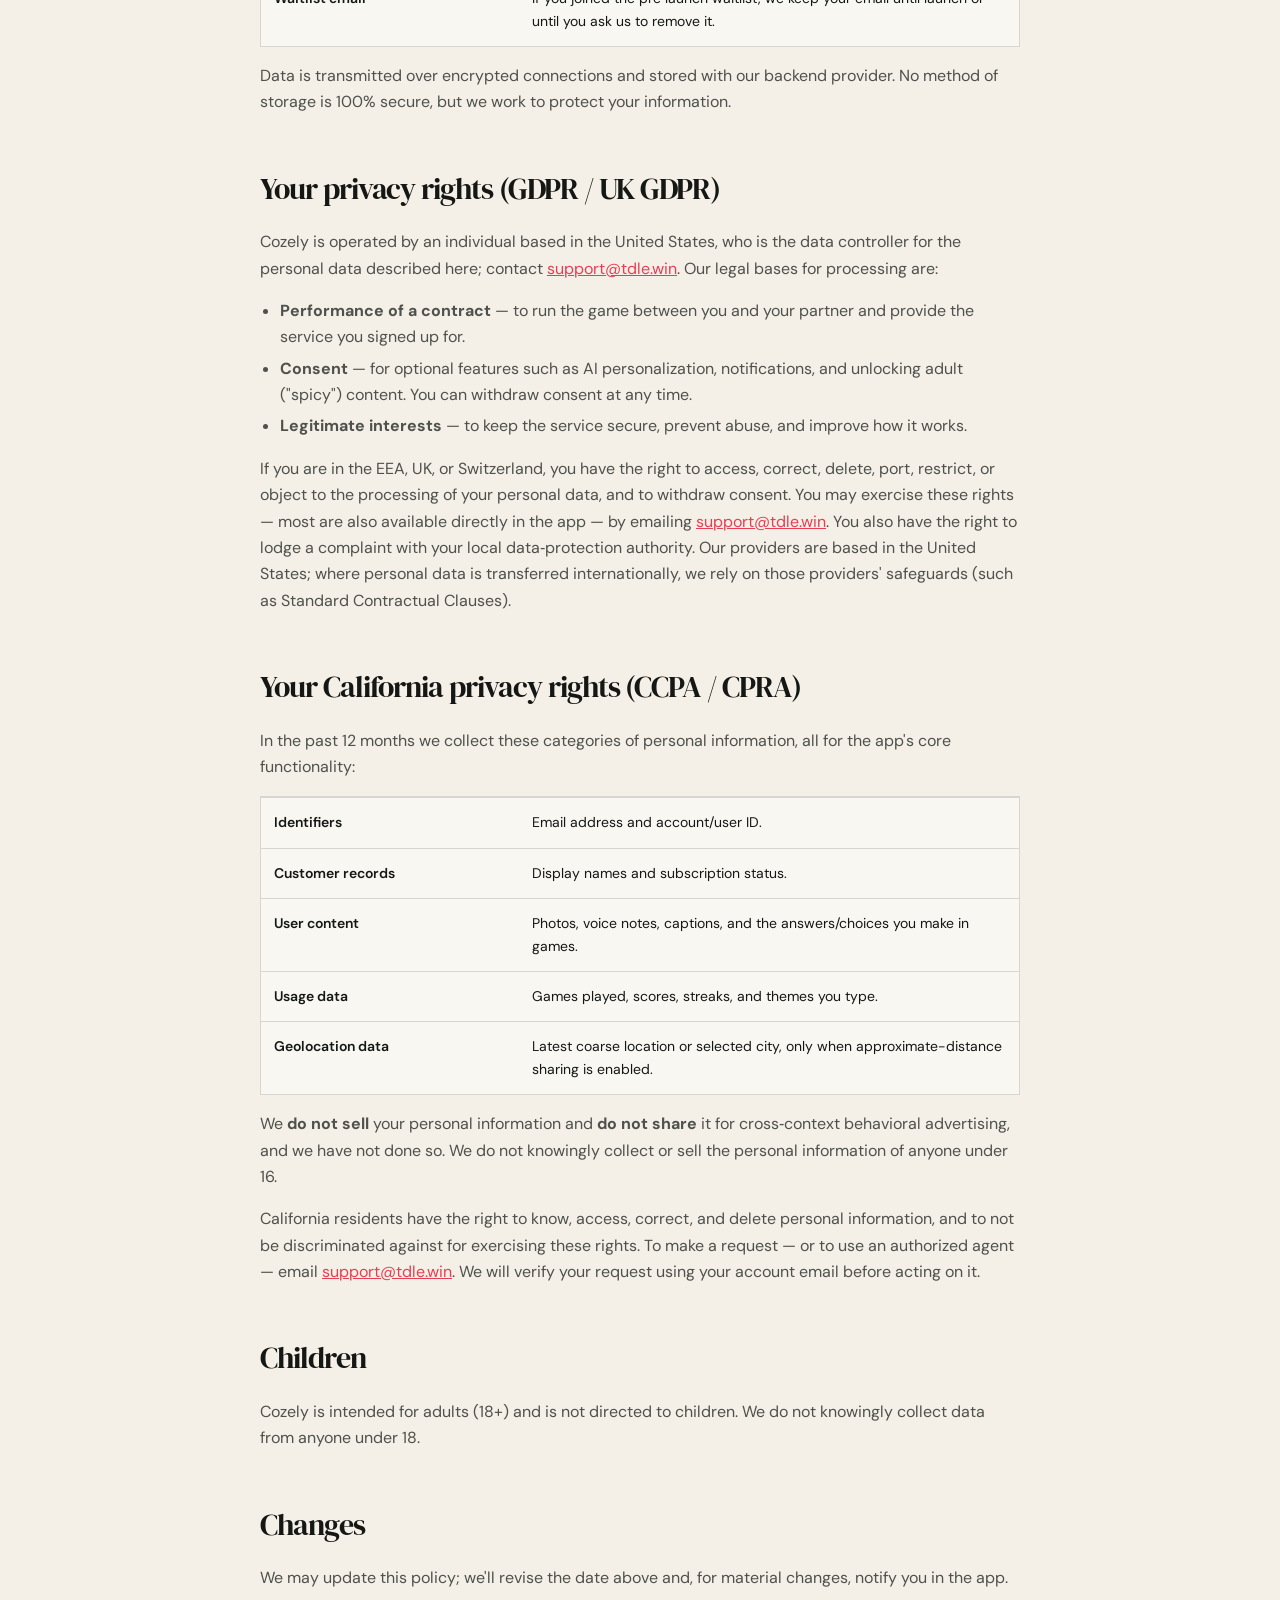
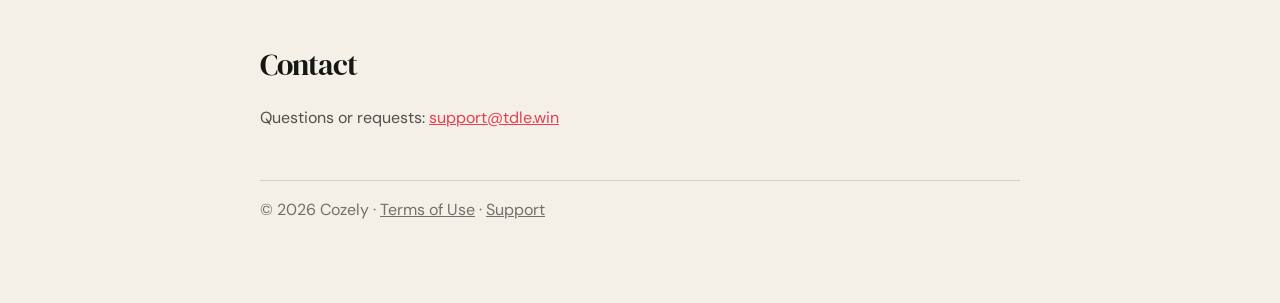
<file: privacy.html>
<!DOCTYPE html>
<html lang="en">
<head>
<meta charset="utf-8" />
<meta name="viewport" content="width=device-width, initial-scale=1" />
<title>Cozely — Privacy Policy</title>
<link rel="icon" href="assets/cozely-mark.svg" type="image/svg+xml" />
<link rel="apple-touch-icon" href="assets/cozely-icon-180.png" />
<style>
  :root { color-scheme: dark; }
  body { margin:0; background:#F6F7F4; color:#202624; font:16px/1.65 -apple-system,BlinkMacSystemFont,"Segoe UI",Roboto,Helvetica,Arial,sans-serif; }
  .wrap { max-width:720px; margin:0 auto; padding:40px 22px 80px; }
  h1 { font-size:30px; margin:0 0 4px; }
  h2 { font-size:19px; margin:34px 0 8px; color:#8A4D00; }
  a { color:#8A4D00; }
  .muted { color:#65716C; }
  .pill { display:inline-block; font-size:12px; color:#65716C; border:1px solid #26384A; border-radius:999px; padding:3px 10px; margin-bottom:18px; }
  .brand { display:inline-flex; align-items:center; gap:9px; color:#202624; font-size:20px; font-weight:700; text-decoration:none; margin-bottom:18px; }
  .brand img { width:30px; height:30px; display:block; }
  ul { padding-left:20px; }
  li { margin:5px 0; }
  table { width:100%; border-collapse:collapse; margin:8px 0; font-size:14px; }
  td { border-top:1px solid #D9DED9; padding:8px 6px; vertical-align:top; }
  td:first-child { color:#202624; font-weight:600; width:34%; }
  footer { margin-top:48px; border-top:1px solid #D9DED9; padding-top:16px; }
</style>
<link rel="stylesheet" href="assets/editorial.css" />
</head>
<body>
<div class="wrap">
  <a class="brand" href="index.html"><img src="assets/cozely-mark.svg" alt="" width="30" height="30" />Cozely</a>
  <h1>Privacy Policy</h1>
  <p class="muted">Last updated: August 15, 2026</p>

  <p>Cozely ("we," "us") is a game for couples to play together. This policy explains
  what we collect, why, and the choices you have. We do not sell your data, and we do
  not use it for advertising or cross-app tracking.</p>

  <h2>Information we collect</h2>
  <table>
    <tr><td>Account</td><td>Your email address, used to sign in (handled by our auth provider, Clerk). A display name you choose.</td></tr>
    <tr><td>Couple content</td><td>Photos and optional voice notes you save as keepsakes, private Our Roll photos, captions/notes you write, and the answers and choices you make during games.</td></tr>
    <tr><td>Gameplay</td><td>Which games you play, scores, streaks, and the themes you type when you ask the in‑app host to customize a game.</td></tr>
    <tr><td>Purchases</td><td>If you subscribe to Cozely Premium, Apple processes the payment. We receive your subscription status, not your card details.</td></tr>
    <tr><td>Approximate location</td><td>If you opt in to distance sharing, your latest coarse location (rounded latitude/longitude) or manually selected city is linked to your couple account so Cozely can calculate an approximate distance. We do not keep a location history.</td></tr>
  </table>
  <p>We do <strong>not</strong> use third‑party analytics, advertising, or crash‑tracking
  SDKs, and we do not collect precise location, contacts, or a device advertising identifier.</p>

  <h2>Device permissions</h2>
  <p>Cozely asks for these only when you use the feature, and you can change them anytime in
  iOS Settings:</p>
  <table>
    <tr><td>Camera</td><td>To snap a reaction selfie or keepsake photo during a game, or take a private Our Roll photo after you choose Open Camera.</td></tr>
    <tr><td>Photo Library</td><td>To add a photo you already have to a keepsake, or—using add-only access—to save an Our Roll photo you explicitly select.</td></tr>
    <tr><td>Microphone</td><td>To record an optional short voice note on a keepsake.</td></tr>
    <tr><td>Notifications</td><td>For your optional weekly date‑night reminder and generic Our Roll invitations or development alerts. Notification text does not contain a photo.</td></tr>
    <tr><td>Location</td><td>Optional, mutually enabled approximate-distance sharing. Cozely first requests When In Use access. If you separately choose background refresh and grant Always access, iOS significant-location-change events can update the latest coarse location when the app is not open. You can instead enter a city manually or pause sharing at any time.</td></tr>
  </table>

  <h2>How we use it</h2>
  <ul>
    <li>To run the game between you and your partner and keep both phones in sync.</li>
    <li>To store your keepsakes and let you revisit, caption, share, or delete them.</li>
    <li>To privately synchronize Our Roll with your paired partner, keep its photos sealed until you open it, and let you save, hide, report, or delete eligible photos.</li>
    <li>To show a mutually enabled approximate distance/status to your paired partner, including optional background freshness when you grant Always location access.</li>
    <li>To personalize the in‑app host ("Juno") — for Premium couples, your names and
      recent answers may be sent to our AI provider, Anthropic (Claude), to write warmer,
      on‑theme prompts. See "AI features &amp; our AI providers" below.</li>
    <li>To provide and improve the service and respond to support requests.</li>
  </ul>

  <h2>Who we share it with (service providers)</h2>
  <p>We share data only with the processors that run the app, under their own terms:</p>
  <table>
    <tr><td>Clerk</td><td>Sign‑in and account management (your email and user ID).</td></tr>
    <tr><td>Convex</td><td>Our backend and file storage (your names, photos, voice notes, gameplay data, subscription entitlement, and latest coarse location when enabled).</td></tr>
    <tr><td>Anthropic (Claude)</td><td>The AI host. Receives game prompts, your names, and the answers needed to judge a round, write a personalized line, or generate on‑theme prompts. If you submit a photo as dare "proof," that image is sent to be reviewed. Not used to train models on your data.</td></tr>
    <tr><td>ElevenLabs</td><td>Optional voice for the host. Receives the host's spoken line to convert to audio.</td></tr>
    <tr><td>Apple</td><td>Processes subscription payments and provides the App Store.</td></tr>
  </table>

  <h2>AI features &amp; our AI providers</h2>
  <p>Some Cozely features are powered by third‑party artificial‑intelligence services.
  When you use them, the specific data below is sent over an encrypted (HTTPS) connection
  to the provider named, used only to generate that response in the moment, and — as
  confirmed in each provider's terms — <strong>not used to train their models on your
  data</strong>:</p>
  <table>
    <tr><td>Anthropic (Claude)</td><td>Powers the in‑app host "Juno." Receives the game
      prompt, you and your partner's display names, your chosen vibe, and the answers or
      choices needed to judge a round, write a personalized line, or generate an on‑theme
      round set. If you submit a photo as dare "proof," that image is sent to Claude solely
      to review it for the game. Sent only when you trigger an AI‑assisted moment.</td></tr>
    <tr><td>ElevenLabs</td><td>Optional spoken voice for the host. Receives only the host's
      already‑written line of text to convert into audio. It does not receive your photos.</td></tr>
  </table>
  <p>We share this data with Anthropic and ElevenLabs strictly as our processors, under
  written agreements that require them to protect it with confidentiality, security, and
  data‑handling safeguards <strong>at least equal to the protections described in this
  policy</strong>, to use it only to provide the feature back to us, and not to sell it,
  use it for their own advertising, or train their models on it. Both providers are based
  in the United States; where data is transferred internationally we rely on their
  safeguards (such as Standard Contractual Clauses). <strong>We ask for your explicit
  permission</strong> before any personal data is sent to these providers (during
  onboarding, and again anytime in Settings → Your AI Host). If you decline or turn
  sharing off, games still work using built‑in library content and on‑device voice —
  nothing is sent to Anthropic or ElevenLabs.</p>

  <h2>Our Roll privacy</h2>
  <p>Our Roll is private to the two accounts in your couple. Its photos are not published at a
  public URL, used in widgets, or sent to our AI providers. Before you open a developed roll,
  the app receives only the status information needed to show the sealed experience; photo
  download links are released separately to each partner only after that partner opens it.
  Camera metadata such as GPS, EXIF, device, and editing information is removed during
  processing. A locally confirmed capture may remain in protected, backup-excluded app storage
  while upload is retried, and is removed after the server acknowledges attachment or deletion.</p>

  <h2>Sharing a recap</h2>
  <p>If you choose to share a game recap, we create a public link that shows the recap
  card and your two profile photos. The link contains no account access. You control
  whether to share it.</p>

  <h2>Your choices &amp; deletion</h2>
  <ul>
    <li><strong>Delete a memory:</strong> remove any photo or whole keepsake in the app at any time.</li>
    <li><strong>Control an Our Roll photo:</strong> delete a photo you took for both partners, hide a partner photo from your own view, or report it for safety review. A non-empty roll cannot be deleted as a whole from the feature, but account deletion still removes it.</li>
    <li><strong>Delete your account:</strong> Settings → Delete account permanently removes your
      couple's profile, photos, voice notes, and game history.</li>
    <li><strong>Subscriptions:</strong> manage or cancel anytime in your Apple Account settings.</li>
    <li><strong>Approximate distance:</strong> either partner must opt in independently. Pause sharing to stop updates and immediately remove your saved coordinates/city. You can also revoke location permission in iOS Settings.</li>
  </ul>

  <h2>Data retention &amp; security</h2>
  <p>We keep your data only as long as we need it:</p>
  <table>
    <tr><td>Account &amp; couple data</td><td>Kept while your account is active. When you delete your account, it is removed from our active systems right away and from routine backups within about 30 days.</td></tr>
    <tr><td>Keepsakes (photos, voice notes, captions)</td><td>Kept until you delete the item or your account.</td></tr>
    <tr><td>Our Roll photos and reports</td><td>Photos are kept until the photographer deletes them or the couple account is deleted. Safety reports are retained only as needed to review and resolve the report and meet legal or safety obligations.</td></tr>
    <tr><td>Approximate location</td><td>Only the latest rounded coordinates or selected city are kept while sharing is enabled. Pausing clears them immediately; account deletion removes the full presence record. No location history is retained.</td></tr>
    <tr><td>AI requests</td><td>Your names and answers are sent to our AI providers (Anthropic and, for the optional spoken voice, ElevenLabs) only to produce a response in the moment; they are not used to train their models.</td></tr>
    <tr><td>Waitlist email</td><td>If you joined the pre‑launch waitlist, we keep your email until launch or until you ask us to remove it.</td></tr>
  </table>
  <p>Data is transmitted over encrypted connections and stored with our backend provider. No
  method of storage is 100% secure, but we work to protect your information.</p>

  <h2>Your privacy rights (GDPR / UK GDPR)</h2>
  <p>Cozely is operated by an individual based in the United States, who is the data controller
  for the personal data described here; contact <a href="mailto:support@tdle.win">support@tdle.win</a>.
  Our legal bases for processing are:</p>
  <ul>
    <li><strong>Performance of a contract</strong> — to run the game between you and your partner and provide the service you signed up for.</li>
    <li><strong>Consent</strong> — for optional features such as AI personalization, notifications, and unlocking adult ("spicy") content. You can withdraw consent at any time.</li>
    <li><strong>Legitimate interests</strong> — to keep the service secure, prevent abuse, and improve how it works.</li>
  </ul>
  <p>If you are in the EEA, UK, or Switzerland, you have the right to access, correct, delete,
  port, restrict, or object to the processing of your personal data, and to withdraw consent.
  You may exercise these rights — most are also available directly in the app — by emailing
  <a href="mailto:support@tdle.win">support@tdle.win</a>. You also have the
  right to lodge a complaint with your local data‑protection authority. Our providers are based
  in the United States; where personal data is transferred internationally, we rely on those
  providers' safeguards (such as Standard Contractual Clauses).</p>

  <h2>Your California privacy rights (CCPA / CPRA)</h2>
  <p>In the past 12 months we collect these categories of personal information, all for the
  app's core functionality:</p>
  <table>
    <tr><td>Identifiers</td><td>Email address and account/user ID.</td></tr>
    <tr><td>Customer records</td><td>Display names and subscription status.</td></tr>
    <tr><td>User content</td><td>Photos, voice notes, captions, and the answers/choices you make in games.</td></tr>
    <tr><td>Usage data</td><td>Games played, scores, streaks, and themes you type.</td></tr>
    <tr><td>Geolocation data</td><td>Latest coarse location or selected city, only when approximate-distance sharing is enabled.</td></tr>
  </table>
  <p>We <strong>do not sell</strong> your personal information and <strong>do not share</strong>
  it for cross‑context behavioral advertising, and we have not done so. We do not knowingly
  collect or sell the personal information of anyone under 16.</p>
  <p>California residents have the right to know, access, correct, and delete personal
  information, and to not be discriminated against for exercising these rights. To make a
  request — or to use an authorized agent — email <a href="mailto:support@tdle.win">support@tdle.win</a>.
  We will verify your request using your account email before acting on it.</p>

  <h2>Children</h2>
  <p>Cozely is intended for adults (18+) and is not directed to children. We do not
  knowingly collect data from anyone under 18.</p>

  <h2>Changes</h2>
  <p>We may update this policy; we'll revise the date above and, for material changes,
  notify you in the app.</p>

  <h2>Contact</h2>
  <p>Questions or requests: <a href="mailto:support@tdle.win">support@tdle.win</a></p>

  <footer class="muted">© 2026 Cozely · <a href="terms.html">Terms of Use</a> · <a href="support.html">Support</a></footer>
</div>
</body>
</html>
</file>
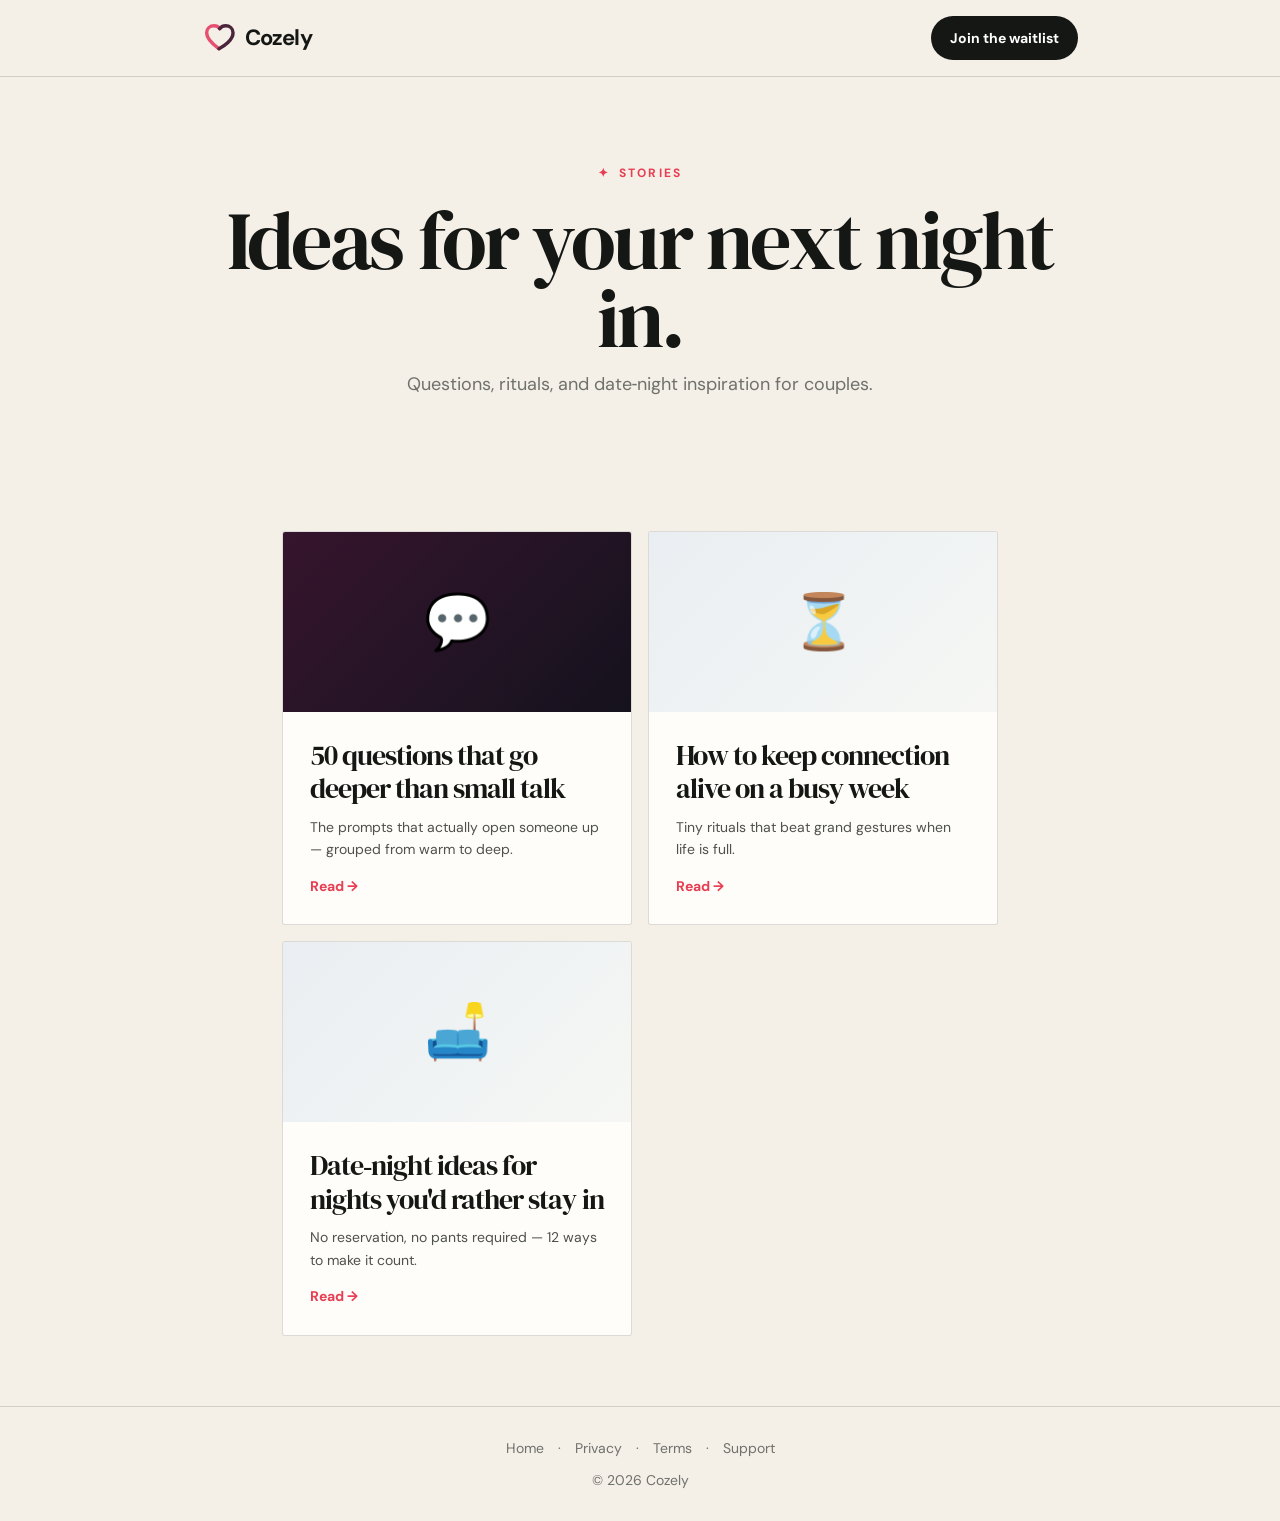
<file: stories.html>
<!DOCTYPE html>
<html lang="en">
<head>
<meta charset="utf-8" />
<meta name="viewport" content="width=device-width, initial-scale=1" />
<title>Cozely — Stories</title>
<meta name="description" content="Ideas, questions, and date-night inspiration for couples — from the makers of Cozely." />
<meta name="theme-color" content="#F6F7F4" />
<link rel="icon" href="assets/cozely-mark.svg" type="image/svg+xml" />
<link rel="apple-touch-icon" href="assets/cozely-icon-180.png" />
<link href="https://fonts.googleapis.com/css2?family=Inter:wght@400;500;600;700&display=swap" rel="stylesheet" />
<link href="https://api.fontshare.com/v2/css?f[]=clash-display@600,700&display=swap" rel="stylesheet" />
<style>
  :root{--bg:#F6F7F4;--surface:#FFFFFF;--pink:#C48616;--rose:#4285B4;--cream:#202624;--muted:#65716C;--hair:rgba(255,255,255,.10);--display:"Clash Display",sans-serif;--body:"Inter",-apple-system,sans-serif;}
  *{box-sizing:border-box;margin:0;padding:0;}body{font-family:var(--body);background:var(--bg);color:var(--cream);line-height:1.6;}
  a{color:inherit;text-decoration:none;}h1,h2,h3{font-family:var(--display);letter-spacing:-.01em;}
  .wrap{max-width:920px;margin:0 auto;padding:0 22px;}
  nav{position:sticky;top:0;backdrop-filter:blur(14px);background:rgba(246,247,244,.72);border-bottom:1px solid var(--hair);}
  nav .wrap{display:flex;align-items:center;justify-content:space-between;height:64px;}
  .logo{font-family:var(--display);font-weight:700;font-size:22px;display:flex;gap:9px;align-items:center;}
  .logo img{width:30px;height:30px;display:block;}
  .btn{font-weight:700;font-size:14px;border-radius:13px;padding:10px 18px;color:#fff;background:linear-gradient(135deg,var(--pink),var(--rose));}
  header{padding:60px 0 20px;text-align:center;}
  header .pill{display:inline-block;font-size:12px;font-weight:700;letter-spacing:1.5px;text-transform:uppercase;color:var(--pink);background:rgba(196,134,22,.12);border:1px solid rgba(196,134,22,.25);border-radius:999px;padding:6px 14px;}
  header h1{font-size:clamp(34px,6vw,52px);margin-top:16px;}
  header p{color:var(--muted);margin-top:12px;font-size:18px;}
  .grid{display:grid;grid-template-columns:1fr 1fr;gap:18px;padding:30px 0 70px;}
  @media(max-width:720px){.grid{grid-template-columns:1fr;}}
  .card{background:var(--surface);border:1px solid var(--hair);border-radius:20px;overflow:hidden;transition:transform .15s,border-color .15s;}
  .card:hover{transform:translateY(-4px);border-color:rgba(196,134,22,.4);}
  .card .top{height:150px;display:flex;align-items:center;justify-content:center;font-size:54px;}
  .card .body{padding:22px;}
  .card h3{font-size:21px;line-height:1.2;}
  .card p{color:var(--muted);margin-top:10px;font-size:14px;}
  .card .more{margin-top:14px;color:var(--pink);font-weight:700;font-size:14px;}
  footer{border-top:1px solid var(--hair);padding:30px 0;color:var(--muted);font-size:14px;text-align:center;}
  footer a{color:var(--muted);margin:0 10px;}
</style>
<link rel="stylesheet" href="assets/editorial.css" />
</head>
<body>
<nav><div class="wrap"><a class="logo" href="index.html"><img src="assets/cozely-mark.svg" alt="" width="30" height="30" />Cozely</a><a class="btn" href="index.html#waitlist">Join the waitlist</a></div></nav>
<header><div class="wrap"><span class="pill">Stories</span><h1>Ideas for your next night in.</h1><p>Questions, rituals, and date‑night inspiration for couples.</p></div></header>
<div class="wrap"><div class="grid">
  <a class="card" href="story-questions.html"><div class="top" style="background:linear-gradient(135deg,#3a1330,#15121f)">💬</div><div class="body"><h3>50 questions that go deeper than small talk</h3><p>The prompts that actually open someone up — grouped from warm to deep.</p><div class="more">Read →</div></div></a>
  <a class="card" href="story-busy.html"><div class="top" style="background:linear-gradient(135deg,#E8EEF3,#F6F7F4)">⏳</div><div class="body"><h3>How to keep connection alive on a busy week</h3><p>Tiny rituals that beat grand gestures when life is full.</p><div class="more">Read →</div></div></a>
  <a class="card" href="story-stayin.html"><div class="top" style="background:linear-gradient(135deg,#E8EEF3,#F6F7F4)">🛋️</div><div class="body"><h3>Date‑night ideas for nights you'd rather stay in</h3><p>No reservation, no pants required — 12 ways to make it count.</p><div class="more">Read →</div></div></a>
</div></div>
<footer><div class="wrap"><a href="index.html">Home</a> · <a href="privacy.html">Privacy</a> · <a href="terms.html">Terms</a> · <a href="support.html">Support</a><div style="margin-top:10px">© 2026 Cozely</div></div></footer>
</body>
</html>
</file>
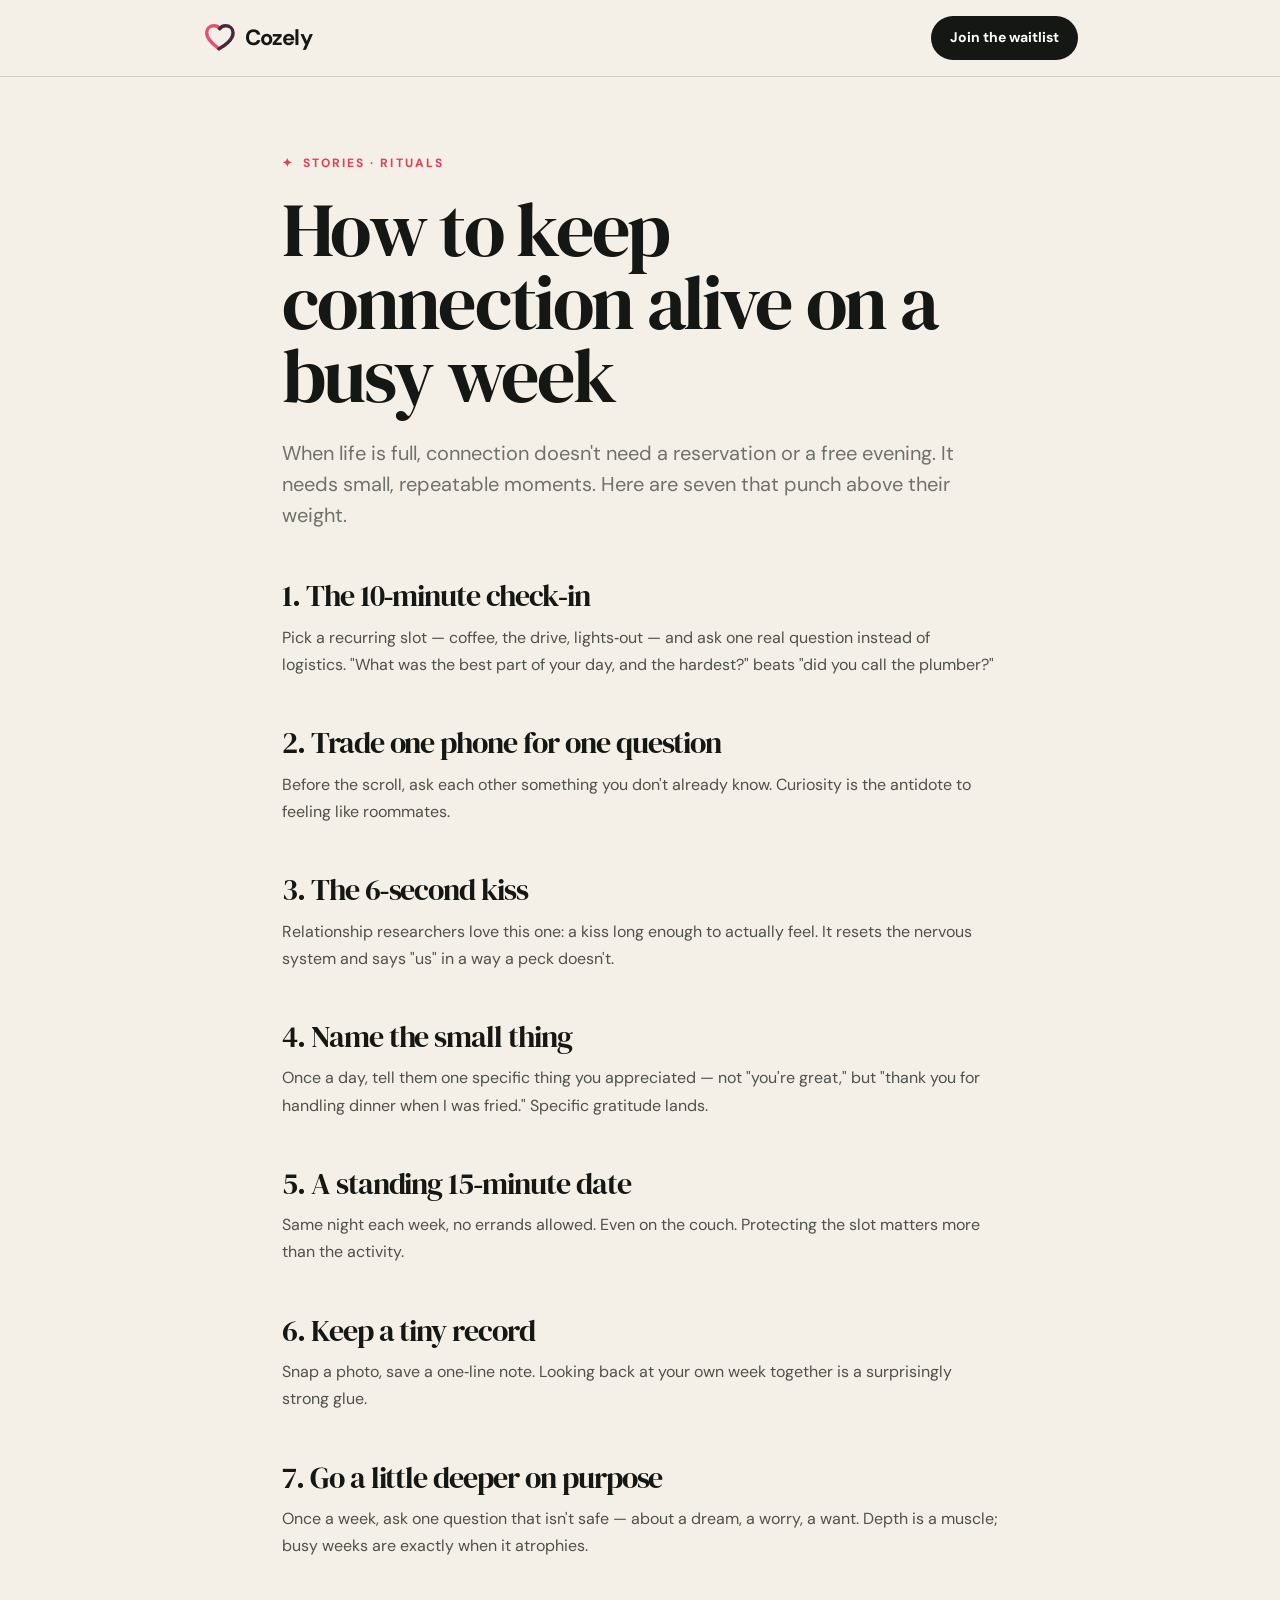
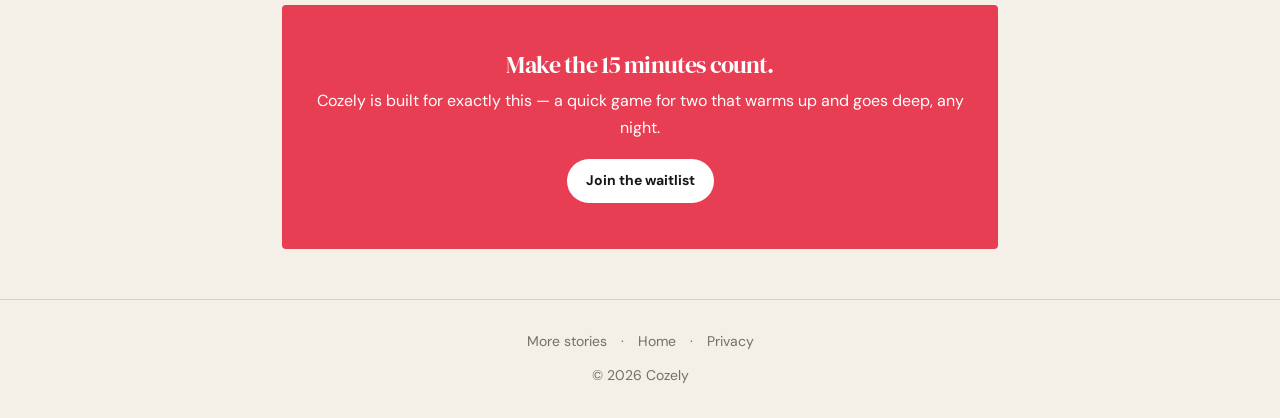
<file: story-busy.html>
<!DOCTYPE html>
<html lang="en">
<head>
<meta charset="utf-8" />
<meta name="viewport" content="width=device-width, initial-scale=1" />
<title>How to keep connection alive on a busy week — Cozely</title>
<meta name="description" content="Seven tiny rituals that keep couples close when life is full — no grand gestures required." />
<meta name="theme-color" content="#F6F7F4" />
<link rel="icon" href="assets/cozely-mark.svg" type="image/svg+xml" />
<link rel="apple-touch-icon" href="assets/cozely-icon-180.png" />
<link href="https://fonts.googleapis.com/css2?family=Inter:wght@400;500;600;700&display=swap" rel="stylesheet" />
<link href="https://api.fontshare.com/v2/css?f[]=clash-display@600,700&display=swap" rel="stylesheet" />
<style>
  :root{--bg:#F6F7F4;--surface:#FFFFFF;--pink:#C48616;--rose:#4285B4;--cream:#202624;--muted:#65716C;--hair:rgba(255,255,255,.10);--display:"Clash Display",sans-serif;--body:"Inter",-apple-system,sans-serif;}
  *{box-sizing:border-box;margin:0;padding:0;}body{font-family:var(--body);background:var(--bg);color:var(--cream);line-height:1.7;}
  a{color:var(--pink);text-decoration:none;}h1,h2,h3{font-family:var(--display);letter-spacing:-.01em;line-height:1.15;}
  .wrap{max-width:720px;margin:0 auto;padding:0 22px;}
  nav{position:sticky;top:0;backdrop-filter:blur(14px);background:rgba(246,247,244,.72);border-bottom:1px solid var(--hair);}
  nav .wrap{display:flex;align-items:center;justify-content:space-between;height:64px;max-width:920px;}
  .logo{font-family:var(--display);font-weight:700;font-size:22px;display:flex;gap:9px;align-items:center;color:var(--cream);}
  .logo img{width:30px;height:30px;display:block;}
  .btn{font-weight:700;font-size:14px;border-radius:13px;padding:10px 18px;color:#fff;background:linear-gradient(135deg,var(--pink),var(--rose));}
  article{padding:50px 0 40px;}
  .eyebrow{color:var(--pink);font-weight:700;font-size:13px;letter-spacing:1.5px;text-transform:uppercase;}
  article h1{font-size:clamp(30px,5vw,46px);margin:14px 0;color:var(--cream);}
  .lead{color:var(--muted);font-size:19px;}
  h2{color:var(--cream);font-size:22px;margin:34px 0 6px;}
  p{margin-top:10px;color:#dfe7ee;}
  .cta{margin:46px 0 10px;background:linear-gradient(135deg,rgba(196,134,22,.16),rgba(66,133,180,.12));border:1px solid var(--hair);border-radius:24px;padding:34px 26px;text-align:center;}
  .cta h3{color:var(--cream);font-size:24px;}.cta p{color:var(--muted);margin:8px 0 18px;}.cta .btn{display:inline-block;}
  footer{border-top:1px solid var(--hair);padding:30px 0;color:var(--muted);font-size:14px;text-align:center;}footer a{color:var(--muted);margin:0 10px;}
</style>
<link rel="stylesheet" href="assets/editorial.css" />
</head>
<body>
<nav><div class="wrap"><a class="logo" href="index.html"><img src="assets/cozely-mark.svg" alt="" width="30" height="30" />Cozely</a><a class="btn" href="index.html#waitlist">Join the waitlist</a></div></nav>
<article><div class="wrap">
  <div class="eyebrow">Stories · Rituals</div>
  <h1>How to keep connection alive on a busy week</h1>
  <p class="lead">When life is full, connection doesn't need a reservation or a free evening. It needs small, repeatable moments. Here are seven that punch above their weight.</p>

  <h2>1. The 10‑minute check‑in</h2>
  <p>Pick a recurring slot — coffee, the drive, lights‑out — and ask one real question instead of logistics. "What was the best part of your day, and the hardest?" beats "did you call the plumber?"</p>
  <h2>2. Trade one phone for one question</h2>
  <p>Before the scroll, ask each other something you don't already know. Curiosity is the antidote to feeling like roommates.</p>
  <h2>3. The 6‑second kiss</h2>
  <p>Relationship researchers love this one: a kiss long enough to actually feel. It resets the nervous system and says "us" in a way a peck doesn't.</p>
  <h2>4. Name the small thing</h2>
  <p>Once a day, tell them one specific thing you appreciated — not "you're great," but "thank you for handling dinner when I was fried." Specific gratitude lands.</p>
  <h2>5. A standing 15‑minute date</h2>
  <p>Same night each week, no errands allowed. Even on the couch. Protecting the slot matters more than the activity.</p>
  <h2>6. Keep a tiny record</h2>
  <p>Snap a photo, save a one‑line note. Looking back at your own week together is a surprisingly strong glue.</p>
  <h2>7. Go a little deeper on purpose</h2>
  <p>Once a week, ask one question that isn't safe — about a dream, a worry, a want. Depth is a muscle; busy weeks are exactly when it atrophies.</p>

  <div class="cta">
    <h3>Make the 15 minutes count.</h3>
    <p>Cozely is built for exactly this — a quick game for two that warms up and goes deep, any night.</p>
    <a class="btn" href="index.html#waitlist">Join the waitlist</a>
  </div>
</div></article>
<footer><div class="wrap"><a href="stories.html">More stories</a> · <a href="index.html">Home</a> · <a href="privacy.html">Privacy</a><div style="margin-top:10px">© 2026 Cozely</div></div></footer>
</body>
</html>
</file>
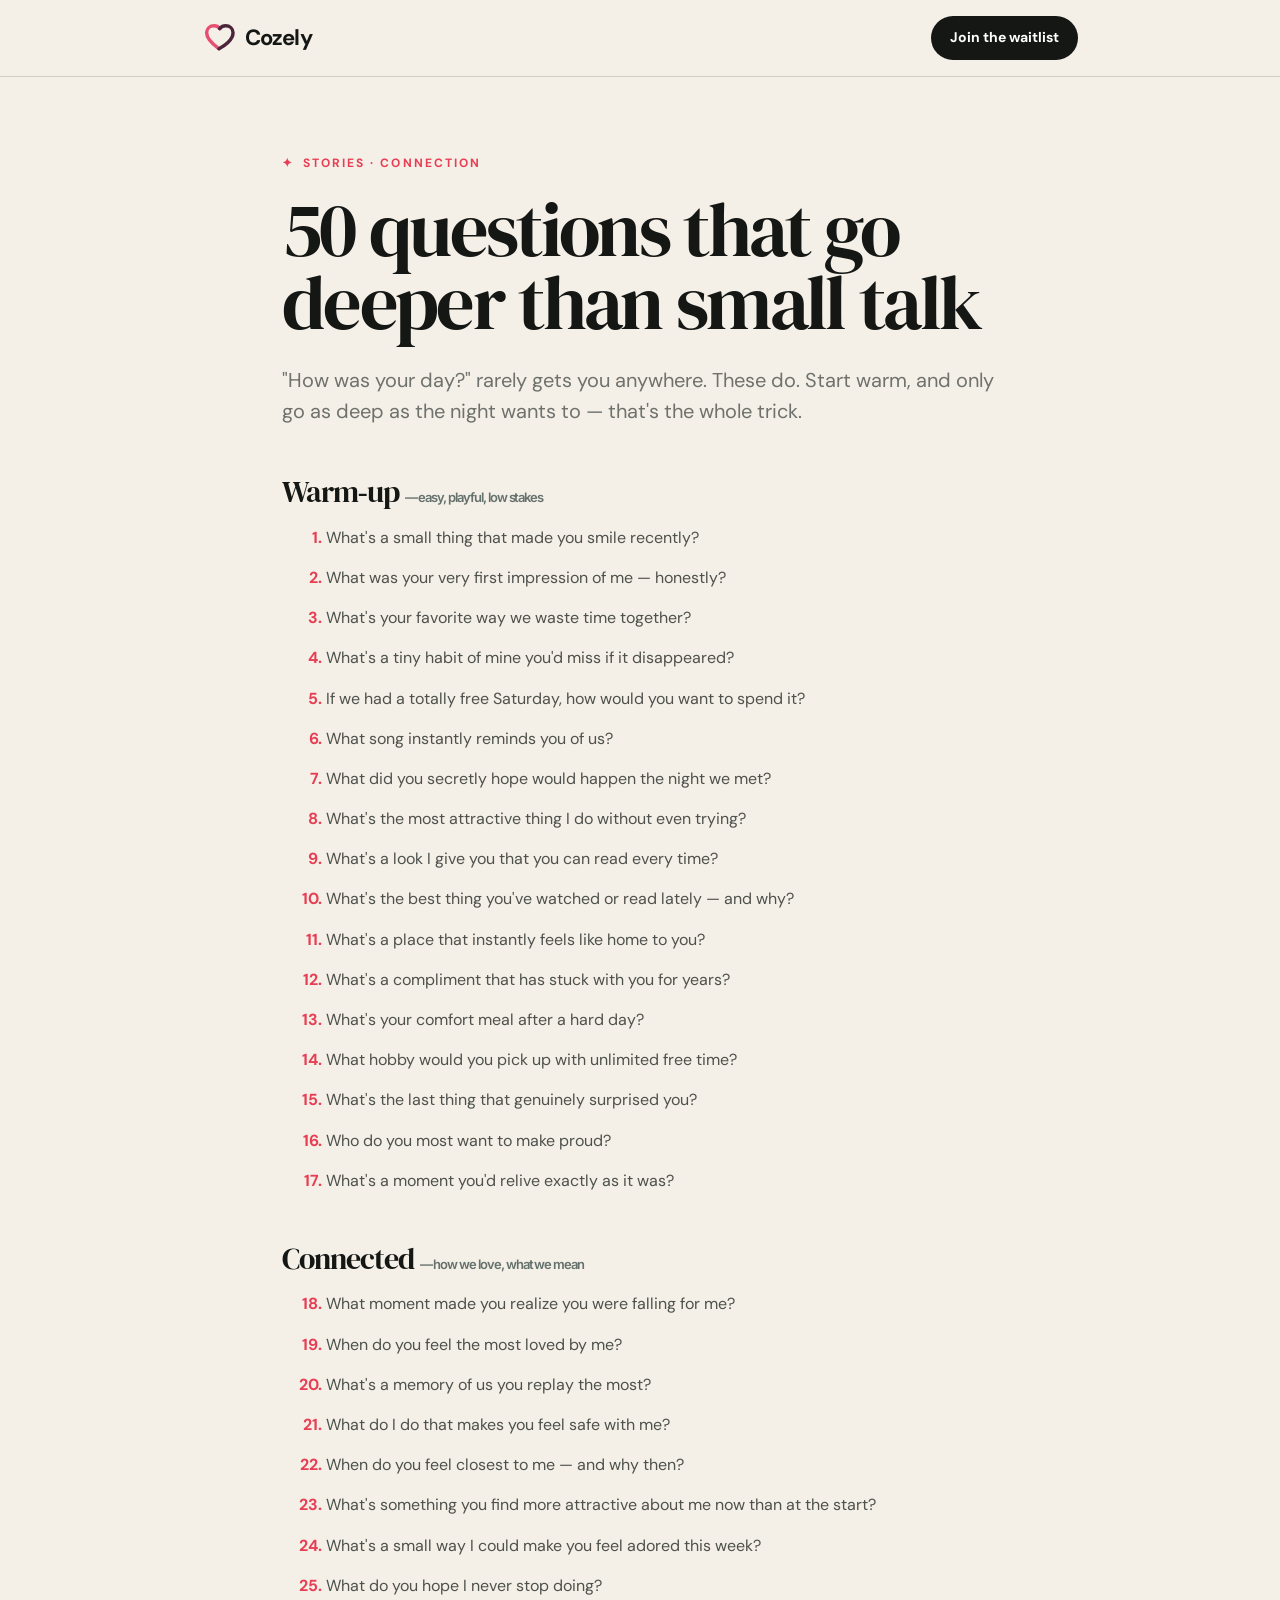
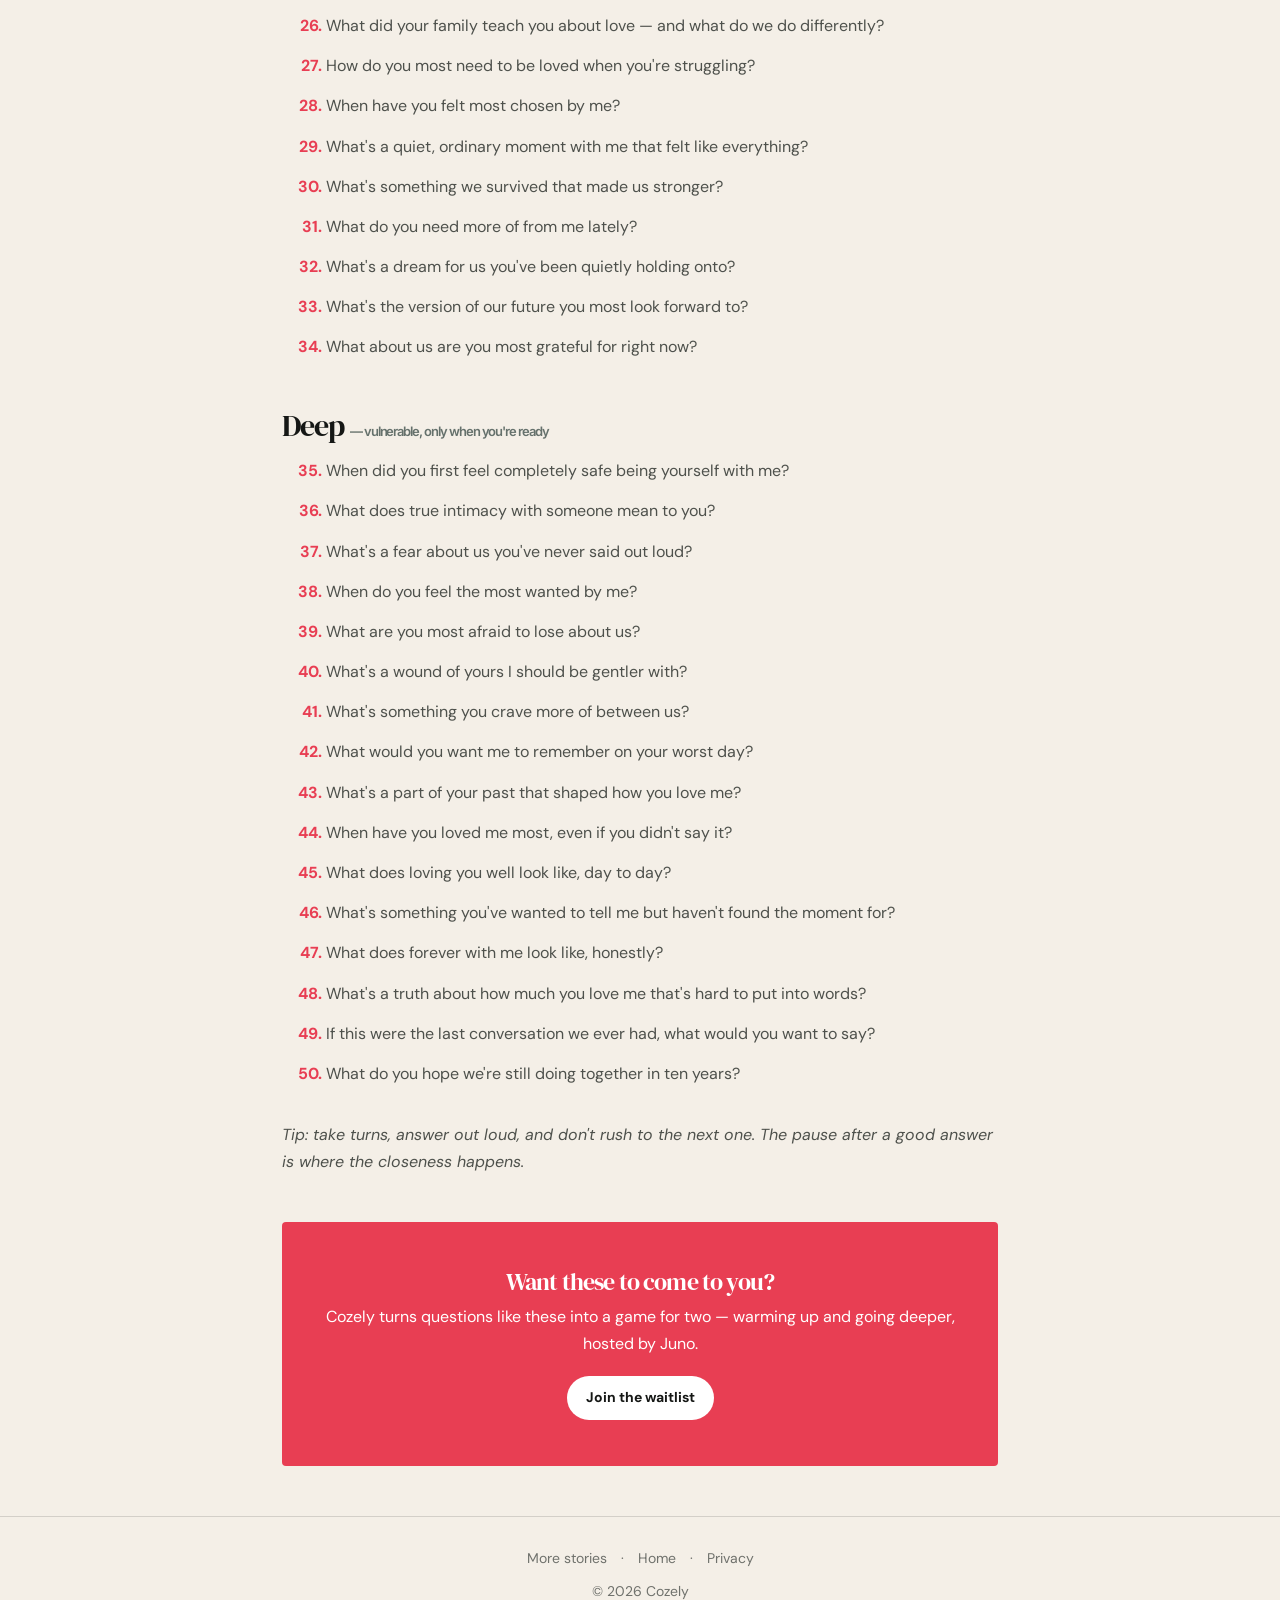
<file: story-questions.html>
<!DOCTYPE html>
<html lang="en">
<head>
<meta charset="utf-8" />
<meta name="viewport" content="width=device-width, initial-scale=1" />
<title>50 questions that go deeper than small talk — Cozely</title>
<meta name="description" content="50 conversation questions for couples, from warm to deep — the prompts that actually open someone up." />
<meta name="theme-color" content="#F6F7F4" />
<link rel="icon" href="assets/cozely-mark.svg" type="image/svg+xml" />
<link rel="apple-touch-icon" href="assets/cozely-icon-180.png" />
<link href="https://fonts.googleapis.com/css2?family=Inter:wght@400;500;600;700&display=swap" rel="stylesheet" />
<link href="https://api.fontshare.com/v2/css?f[]=clash-display@600,700&display=swap" rel="stylesheet" />
<style>
  :root{--bg:#F6F7F4;--surface:#FFFFFF;--pink:#C48616;--rose:#4285B4;--cream:#202624;--muted:#65716C;--hair:rgba(255,255,255,.10);--display:"Clash Display",sans-serif;--body:"Inter",-apple-system,sans-serif;}
  *{box-sizing:border-box;margin:0;padding:0;}body{font-family:var(--body);background:var(--bg);color:var(--cream);line-height:1.7;}
  a{color:var(--pink);text-decoration:none;}h1,h2,h3{font-family:var(--display);letter-spacing:-.01em;line-height:1.15;}
  .wrap{max-width:720px;margin:0 auto;padding:0 22px;}
  nav{position:sticky;top:0;backdrop-filter:blur(14px);background:rgba(246,247,244,.72);border-bottom:1px solid var(--hair);}
  nav .wrap{display:flex;align-items:center;justify-content:space-between;height:64px;max-width:920px;}
  .logo{font-family:var(--display);font-weight:700;font-size:22px;display:flex;gap:9px;align-items:center;color:var(--cream);}
  .logo img{width:30px;height:30px;display:block;}
  .btn{font-weight:700;font-size:14px;border-radius:13px;padding:10px 18px;color:#fff;background:linear-gradient(135deg,var(--pink),var(--rose));}
  article{padding:50px 0 40px;}
  .eyebrow{color:var(--pink);font-weight:700;font-size:13px;letter-spacing:1.5px;text-transform:uppercase;}
  article h1{font-size:clamp(30px,5vw,46px);margin:14px 0;color:var(--cream);}
  .lead{color:var(--muted);font-size:19px;}
  h2{color:var(--cream);font-size:24px;margin:38px 0 6px;}
  h2 .tag{font-size:13px;font-weight:600;color:var(--muted);font-family:var(--body);}
  ol{margin:14px 0 0 20px;color:var(--cream);}li{margin:9px 0;}
  .cta{margin:46px 0 10px;background:linear-gradient(135deg,rgba(196,134,22,.16),rgba(66,133,180,.12));border:1px solid var(--hair);border-radius:24px;padding:34px 26px;text-align:center;}
  .cta h3{color:var(--cream);font-size:24px;}.cta p{color:var(--muted);margin:8px 0 18px;}
  .cta .btn{display:inline-block;}
  footer{border-top:1px solid var(--hair);padding:30px 0;color:var(--muted);font-size:14px;text-align:center;}
  footer a{color:var(--muted);margin:0 10px;}
</style>
<link rel="stylesheet" href="assets/editorial.css" />
</head>
<body>
<nav><div class="wrap"><a class="logo" href="index.html"><img src="assets/cozely-mark.svg" alt="" width="30" height="30" />Cozely</a><a class="btn" href="index.html#waitlist">Join the waitlist</a></div></nav>
<article><div class="wrap">
  <div class="eyebrow">Stories · Connection</div>
  <h1>50 questions that go deeper than small talk</h1>
  <p class="lead">"How was your day?" rarely gets you anywhere. These do. Start warm, and only go as deep as the night wants to — that's the whole trick.</p>

  <h2>Warm‑up <span class="tag">— easy, playful, low stakes</span></h2>
  <ol>
    <li>What's a small thing that made you smile recently?</li>
    <li>What was your very first impression of me — honestly?</li>
    <li>What's your favorite way we waste time together?</li>
    <li>What's a tiny habit of mine you'd miss if it disappeared?</li>
    <li>If we had a totally free Saturday, how would you want to spend it?</li>
    <li>What song instantly reminds you of us?</li>
    <li>What did you secretly hope would happen the night we met?</li>
    <li>What's the most attractive thing I do without even trying?</li>
    <li>What's a look I give you that you can read every time?</li>
    <li>What's the best thing you've watched or read lately — and why?</li>
    <li>What's a place that instantly feels like home to you?</li>
    <li>What's a compliment that has stuck with you for years?</li>
    <li>What's your comfort meal after a hard day?</li>
    <li>What hobby would you pick up with unlimited free time?</li>
    <li>What's the last thing that genuinely surprised you?</li>
    <li>Who do you most want to make proud?</li>
    <li>What's a moment you'd relive exactly as it was?</li>
  </ol>

  <h2>Connected <span class="tag">— how we love, what we mean</span></h2>
  <ol start="18">
    <li>What moment made you realize you were falling for me?</li>
    <li>When do you feel the most loved by me?</li>
    <li>What's a memory of us you replay the most?</li>
    <li>What do I do that makes you feel safe with me?</li>
    <li>When do you feel closest to me — and why then?</li>
    <li>What's something you find more attractive about me now than at the start?</li>
    <li>What's a small way I could make you feel adored this week?</li>
    <li>What do you hope I never stop doing?</li>
    <li>What did your family teach you about love — and what do we do differently?</li>
    <li>How do you most need to be loved when you're struggling?</li>
    <li>When have you felt most chosen by me?</li>
    <li>What's a quiet, ordinary moment with me that felt like everything?</li>
    <li>What's something we survived that made us stronger?</li>
    <li>What do you need more of from me lately?</li>
    <li>What's a dream for us you've been quietly holding onto?</li>
    <li>What's the version of our future you most look forward to?</li>
    <li>What about us are you most grateful for right now?</li>
  </ol>

  <h2>Deep <span class="tag">— vulnerable, only when you're ready</span></h2>
  <ol start="35">
    <li>When did you first feel completely safe being yourself with me?</li>
    <li>What does true intimacy with someone mean to you?</li>
    <li>What's a fear about us you've never said out loud?</li>
    <li>When do you feel the most wanted by me?</li>
    <li>What are you most afraid to lose about us?</li>
    <li>What's a wound of yours I should be gentler with?</li>
    <li>What's something you crave more of between us?</li>
    <li>What would you want me to remember on your worst day?</li>
    <li>What's a part of your past that shaped how you love me?</li>
    <li>When have you loved me most, even if you didn't say it?</li>
    <li>What does loving you well look like, day to day?</li>
    <li>What's something you've wanted to tell me but haven't found the moment for?</li>
    <li>What does forever with me look like, honestly?</li>
    <li>What's a truth about how much you love me that's hard to put into words?</li>
    <li>If this were the last conversation we ever had, what would you want to say?</li>
    <li>What do you hope we're still doing together in ten years?</li>
  </ol>

  <p style="margin-top:34px;color:var(--muted)"><i>Tip: take turns, answer out loud, and don't rush to the next one. The pause after a good answer is where the closeness happens.</i></p>

  <div class="cta">
    <h3>Want these to come to you?</h3>
    <p>Cozely turns questions like these into a game for two — warming up and going deeper, hosted by Juno.</p>
    <a class="btn" href="index.html#waitlist">Join the waitlist</a>
  </div>
</div></article>
<footer><div class="wrap"><a href="stories.html">More stories</a> · <a href="index.html">Home</a> · <a href="privacy.html">Privacy</a><div style="margin-top:10px">© 2026 Cozely</div></div></footer>
</body>
</html>
</file>
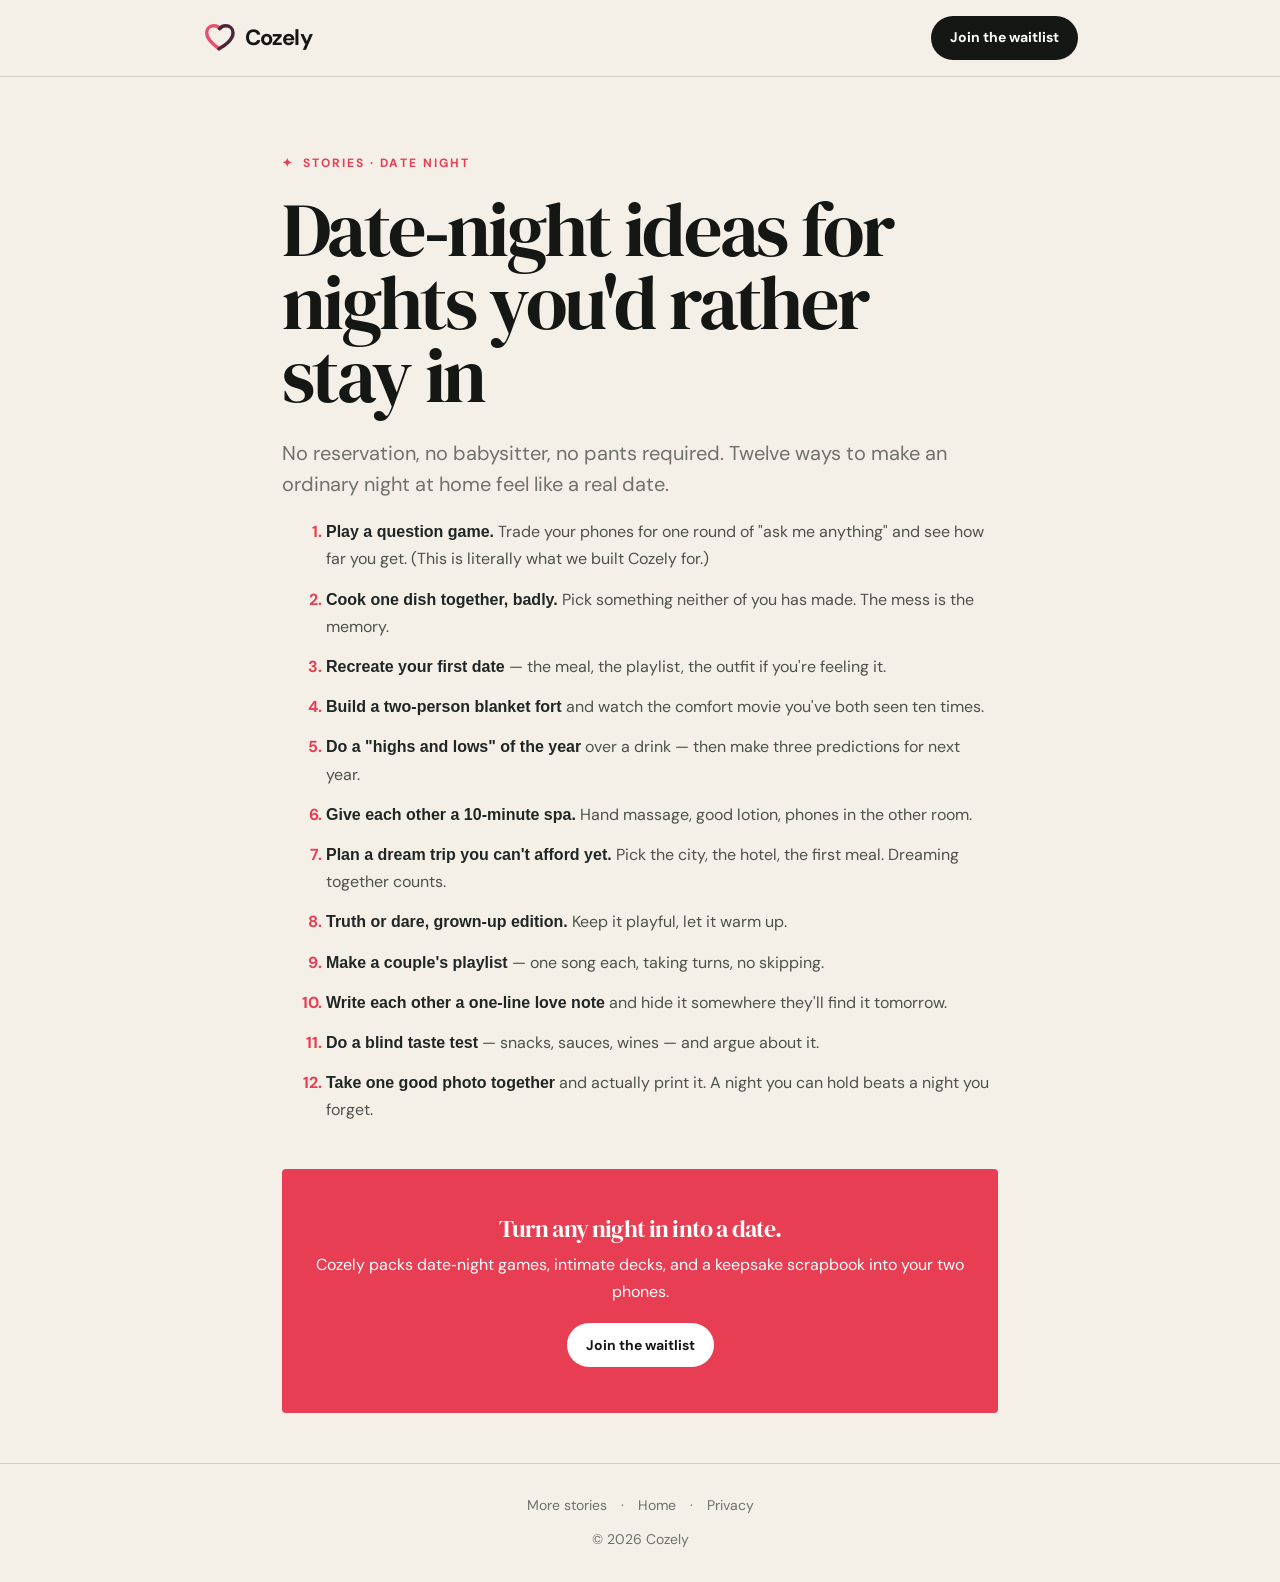
<file: story-stayin.html>
<!DOCTYPE html>
<html lang="en">
<head>
<meta charset="utf-8" />
<meta name="viewport" content="width=device-width, initial-scale=1" />
<title>Date-night ideas for nights you'd rather stay in — Cozely</title>
<meta name="description" content="12 at-home date-night ideas for couples — no reservation, no pants required." />
<meta name="theme-color" content="#F6F7F4" />
<link rel="icon" href="assets/cozely-mark.svg" type="image/svg+xml" />
<link rel="apple-touch-icon" href="assets/cozely-icon-180.png" />
<link href="https://fonts.googleapis.com/css2?family=Inter:wght@400;500;600;700&display=swap" rel="stylesheet" />
<link href="https://api.fontshare.com/v2/css?f[]=clash-display@600,700&display=swap" rel="stylesheet" />
<style>
  :root{--bg:#F6F7F4;--surface:#FFFFFF;--pink:#C48616;--rose:#4285B4;--cream:#202624;--muted:#65716C;--hair:rgba(255,255,255,.10);--display:"Clash Display",sans-serif;--body:"Inter",-apple-system,sans-serif;}
  *{box-sizing:border-box;margin:0;padding:0;}body{font-family:var(--body);background:var(--bg);color:var(--cream);line-height:1.7;}
  a{color:var(--pink);text-decoration:none;}h1,h2,h3{font-family:var(--display);letter-spacing:-.01em;line-height:1.15;}
  .wrap{max-width:720px;margin:0 auto;padding:0 22px;}
  nav{position:sticky;top:0;backdrop-filter:blur(14px);background:rgba(246,247,244,.72);border-bottom:1px solid var(--hair);}
  nav .wrap{display:flex;align-items:center;justify-content:space-between;height:64px;max-width:920px;}
  .logo{font-family:var(--display);font-weight:700;font-size:22px;display:flex;gap:9px;align-items:center;color:var(--cream);}
  .logo img{width:30px;height:30px;display:block;}
  .btn{font-weight:700;font-size:14px;border-radius:13px;padding:10px 18px;color:#fff;background:linear-gradient(135deg,var(--pink),var(--rose));}
  article{padding:50px 0 40px;}
  .eyebrow{color:var(--pink);font-weight:700;font-size:13px;letter-spacing:1.5px;text-transform:uppercase;}
  article h1{font-size:clamp(30px,5vw,46px);margin:14px 0;color:var(--cream);}
  .lead{color:var(--muted);font-size:19px;}
  ol{margin:18px 0 0 20px;}li{margin:12px 0;}li b{color:var(--cream);font-family:var(--display);}
  .cta{margin:46px 0 10px;background:linear-gradient(135deg,rgba(196,134,22,.16),rgba(66,133,180,.12));border:1px solid var(--hair);border-radius:24px;padding:34px 26px;text-align:center;}
  .cta h3{color:var(--cream);font-size:24px;}.cta p{color:var(--muted);margin:8px 0 18px;}.cta .btn{display:inline-block;}
  footer{border-top:1px solid var(--hair);padding:30px 0;color:var(--muted);font-size:14px;text-align:center;}footer a{color:var(--muted);margin:0 10px;}
</style>
<link rel="stylesheet" href="assets/editorial.css" />
</head>
<body>
<nav><div class="wrap"><a class="logo" href="index.html"><img src="assets/cozely-mark.svg" alt="" width="30" height="30" />Cozely</a><a class="btn" href="index.html#waitlist">Join the waitlist</a></div></nav>
<article><div class="wrap">
  <div class="eyebrow">Stories · Date night</div>
  <h1>Date‑night ideas for nights you'd rather stay in</h1>
  <p class="lead">No reservation, no babysitter, no pants required. Twelve ways to make an ordinary night at home feel like a real date.</p>
  <ol>
    <li><b>Play a question game.</b> Trade your phones for one round of "ask me anything" and see how far you get. (This is literally what we built Cozely for.)</li>
    <li><b>Cook one dish together, badly.</b> Pick something neither of you has made. The mess is the memory.</li>
    <li><b>Recreate your first date</b> — the meal, the playlist, the outfit if you're feeling it.</li>
    <li><b>Build a two‑person blanket fort</b> and watch the comfort movie you've both seen ten times.</li>
    <li><b>Do a "highs and lows" of the year</b> over a drink — then make three predictions for next year.</li>
    <li><b>Give each other a 10‑minute spa.</b> Hand massage, good lotion, phones in the other room.</li>
    <li><b>Plan a dream trip you can't afford yet.</b> Pick the city, the hotel, the first meal. Dreaming together counts.</li>
    <li><b>Truth or dare, grown‑up edition.</b> Keep it playful, let it warm up.</li>
    <li><b>Make a couple's playlist</b> — one song each, taking turns, no skipping.</li>
    <li><b>Write each other a one‑line love note</b> and hide it somewhere they'll find it tomorrow.</li>
    <li><b>Do a blind taste test</b> — snacks, sauces, wines — and argue about it.</li>
    <li><b>Take one good photo together</b> and actually print it. A night you can hold beats a night you forget.</li>
  </ol>
  <div class="cta">
    <h3>Turn any night in into a date.</h3>
    <p>Cozely packs date‑night games, intimate decks, and a keepsake scrapbook into your two phones.</p>
    <a class="btn" href="index.html#waitlist">Join the waitlist</a>
  </div>
</div></article>
<footer><div class="wrap"><a href="stories.html">More stories</a> · <a href="index.html">Home</a> · <a href="privacy.html">Privacy</a><div style="margin-top:10px">© 2026 Cozely</div></div></footer>
</body>
</html>
</file>
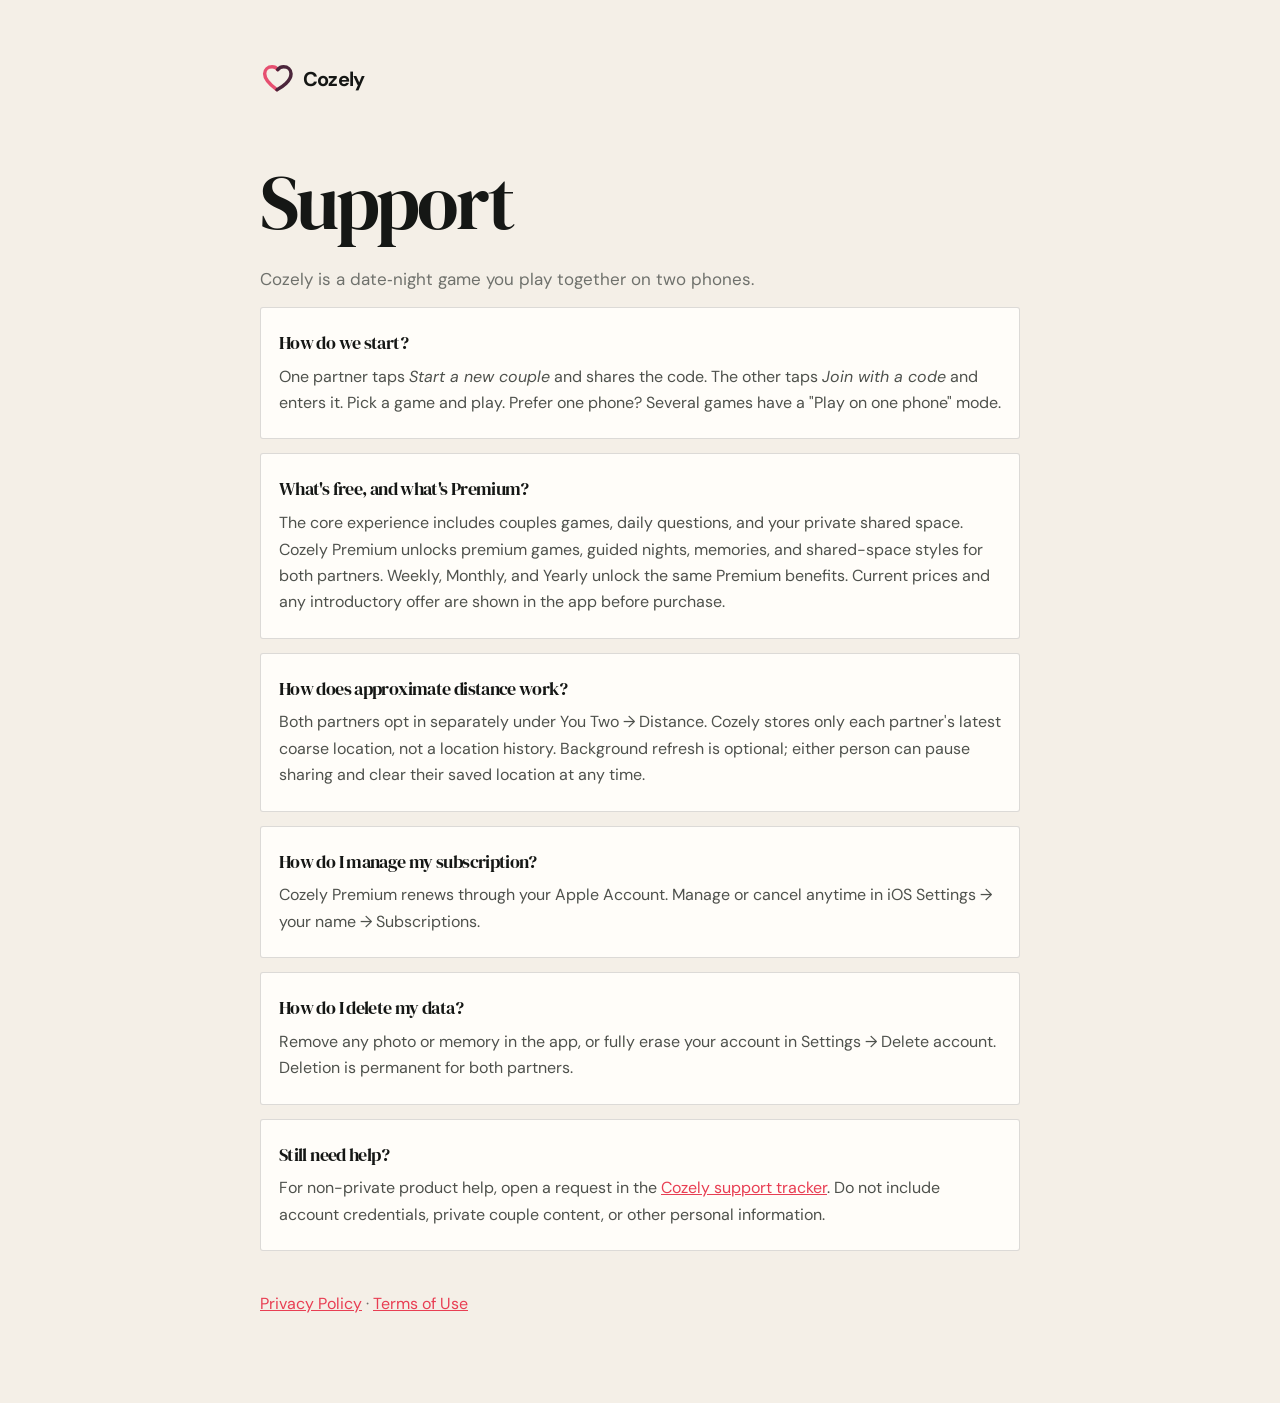
<file: support.html>
<!DOCTYPE html>
<html lang="en">
<head>
<meta charset="utf-8" />
<meta name="viewport" content="width=device-width, initial-scale=1" />
<title>Cozely — Support</title>
<link rel="icon" href="assets/cozely-mark.svg" type="image/svg+xml" />
<link rel="apple-touch-icon" href="assets/cozely-icon-180.png" />
<style>
  :root { color-scheme: dark; }
  body { margin:0; background:#F6F7F4; color:#202624; font:16px/1.65 -apple-system,BlinkMacSystemFont,"Segoe UI",Roboto,Helvetica,Arial,sans-serif; }
  .wrap { max-width:720px; margin:0 auto; padding:40px 22px 80px; }
  h1 { font-size:30px; margin:0 0 4px; }
  h2 { font-size:18px; margin:30px 0 6px; color:#8A4D00; }
  a { color:#8A4D00; }
  .muted { color:#65716C; }
  .pill { display:inline-block; font-size:12px; color:#65716C; border:1px solid #26384A; border-radius:999px; padding:3px 10px; margin-bottom:18px; }
  .brand { display:inline-flex; align-items:center; gap:9px; color:#202624; font-size:20px; font-weight:700; text-decoration:none; margin-bottom:18px; }
  .brand img { width:30px; height:30px; display:block; }
  .card { background:#FFFFFF; border:1px solid #D9DED9; border-radius:14px; padding:16px 18px; margin:14px 0; }
  p { margin:6px 0; }
</style>
<link rel="stylesheet" href="assets/editorial.css" />
</head>
<body>
<div class="wrap">
  <a class="brand" href="index.html"><img src="assets/cozely-mark.svg" alt="" width="30" height="30" />Cozely</a>
  <h1>Support</h1>
  <p class="muted">Cozely is a date‑night game you play together on two phones.</p>

  <div class="card">
    <h2 style="margin-top:4px">How do we start?</h2>
    <p>One partner taps <em>Start a new couple</em> and shares the code. The other taps
    <em>Join with a code</em> and enters it. Pick a game and play. Prefer one phone? Several
    games have a "Play on one phone" mode.</p>
  </div>
  <div class="card">
    <h2 style="margin-top:4px">What's free, and what's Premium?</h2>
    <p>The core experience includes couples games, daily questions, and your private shared
    space. Cozely Premium unlocks premium games, guided nights, memories, and shared-space
    styles for both partners. Weekly, Monthly, and Yearly unlock the same Premium benefits.
    Current prices and any introductory offer are shown in the app before purchase.</p>
  </div>
  <div class="card">
    <h2 style="margin-top:4px">How does approximate distance work?</h2>
    <p>Both partners opt in separately under You Two → Distance. Cozely stores only each
    partner's latest coarse location, not a location history. Background refresh is optional;
    either person can pause sharing and clear their saved location at any time.</p>
  </div>
  <div class="card">
    <h2 style="margin-top:4px">How do I manage my subscription?</h2>
    <p>Cozely Premium renews through your Apple Account. Manage or cancel anytime in
    iOS Settings → your name → Subscriptions.</p>
  </div>
  <div class="card">
    <h2 style="margin-top:4px">How do I delete my data?</h2>
    <p>Remove any photo or memory in the app, or fully erase your account in
    Settings → Delete account. Deletion is permanent for both partners.</p>
  </div>
  <div class="card">
    <h2 style="margin-top:4px">Still need help?</h2>
    <p>For non-private product help, open a request in the
    <a href="https://github.com/bswxyz/cozely-legal/issues">Cozely support tracker</a>.
    Do not include account credentials, private couple content, or other personal information.</p>
  </div>

  <p class="muted" style="margin-top:40px"><a href="privacy.html">Privacy Policy</a> ·
    <a href="terms.html">Terms of Use</a></p>
</div>
</body>
</html>
</file>
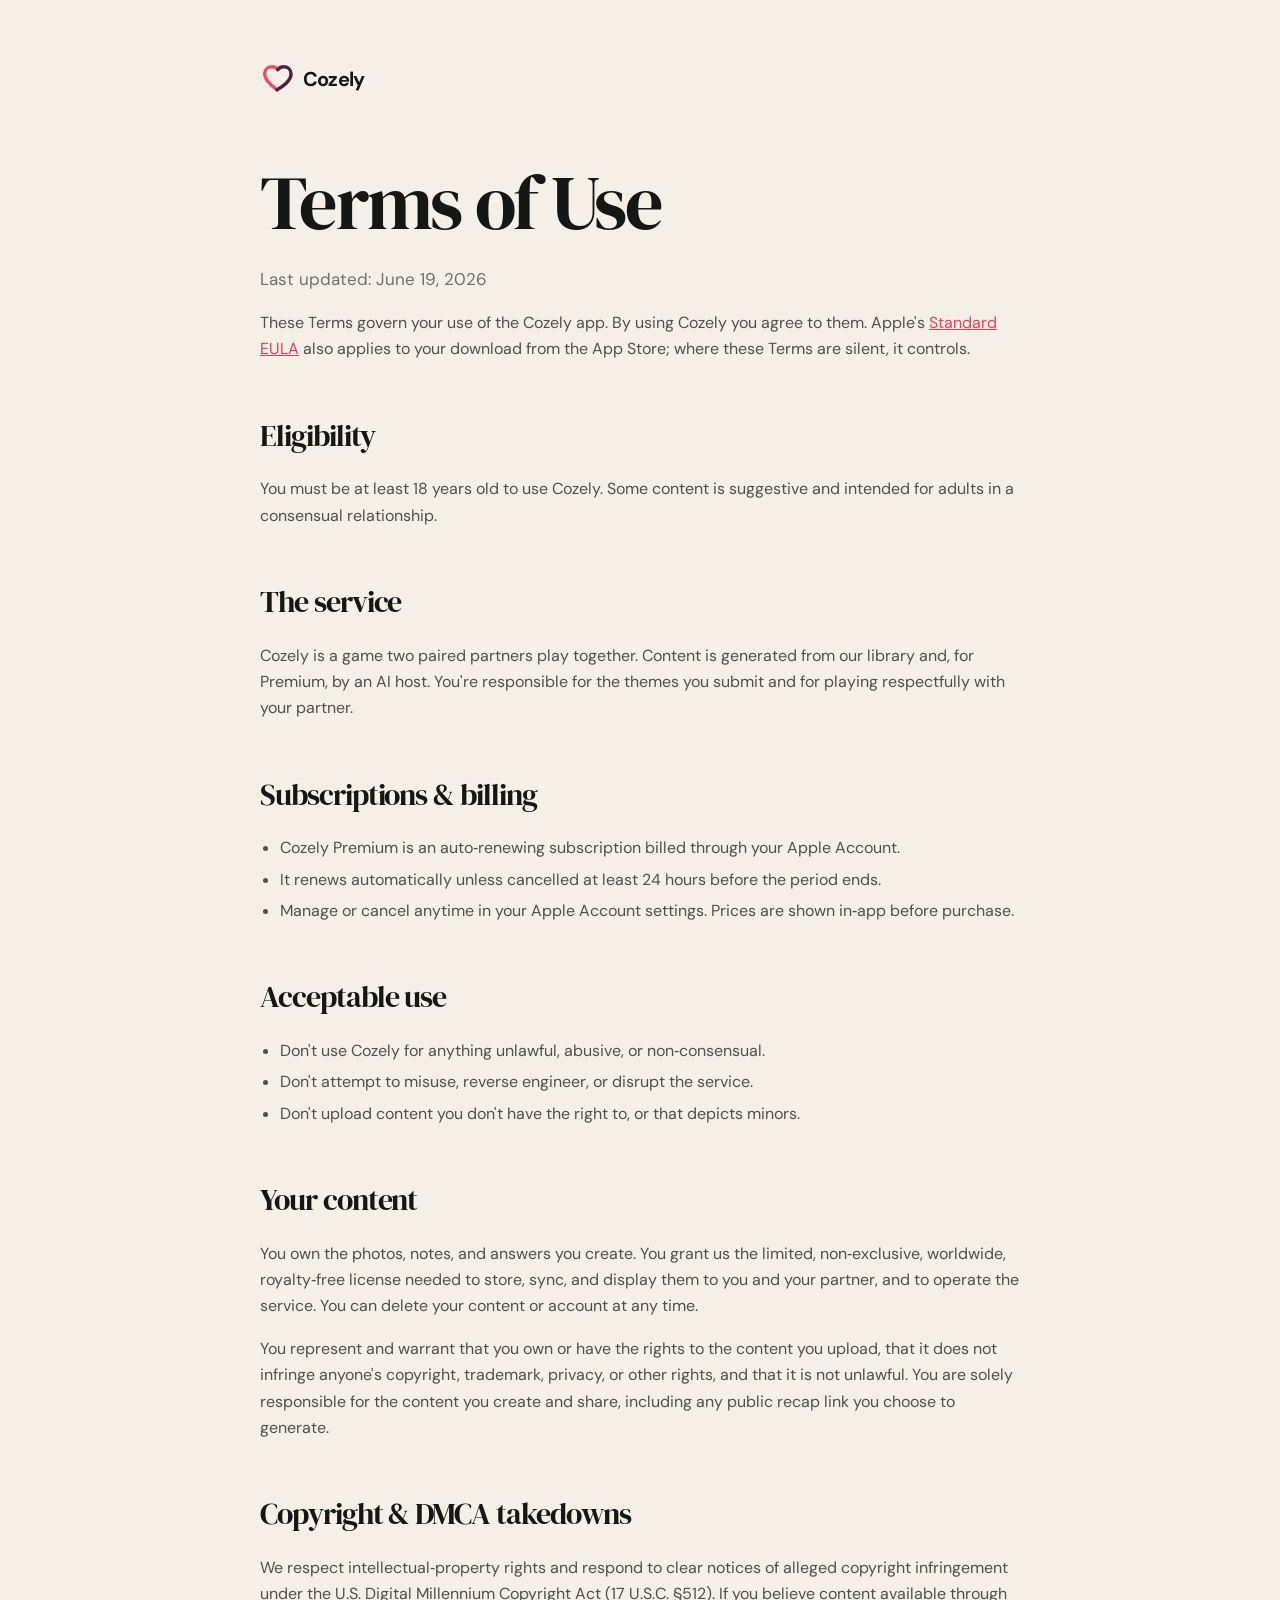
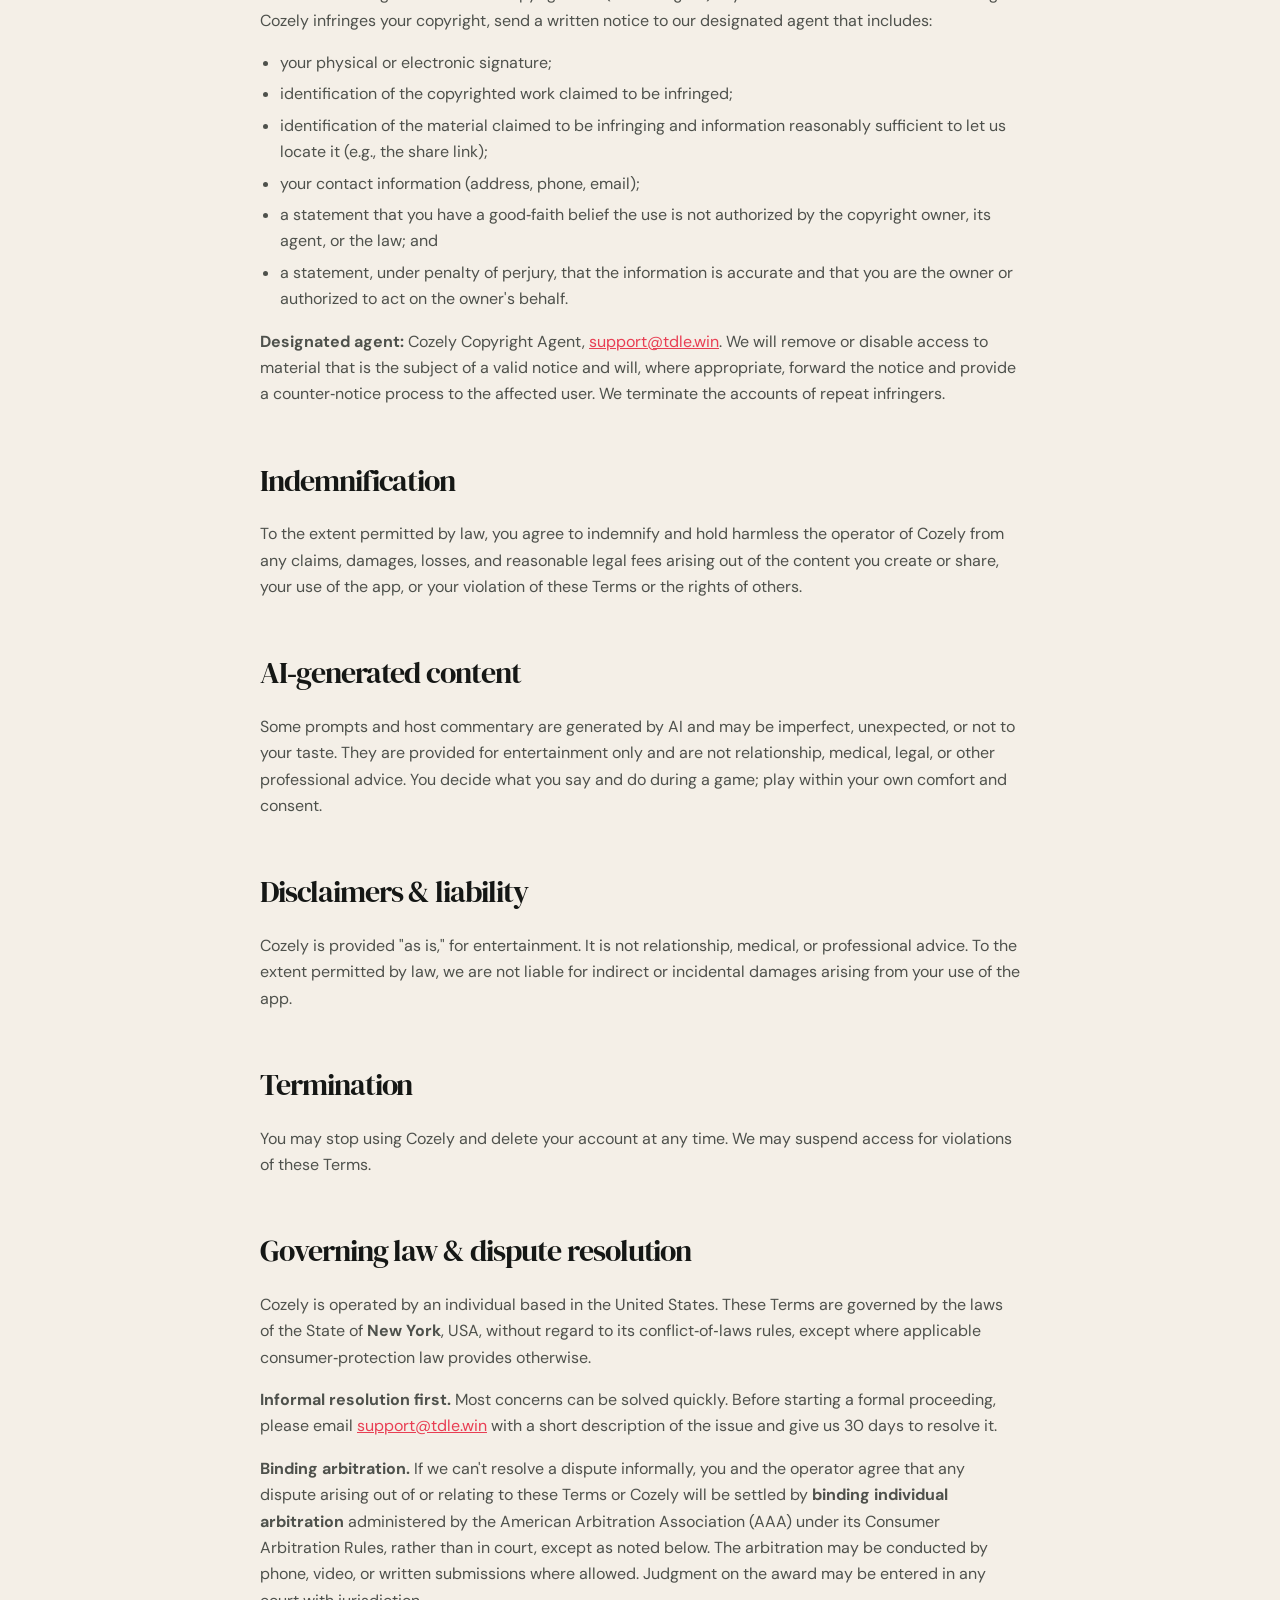
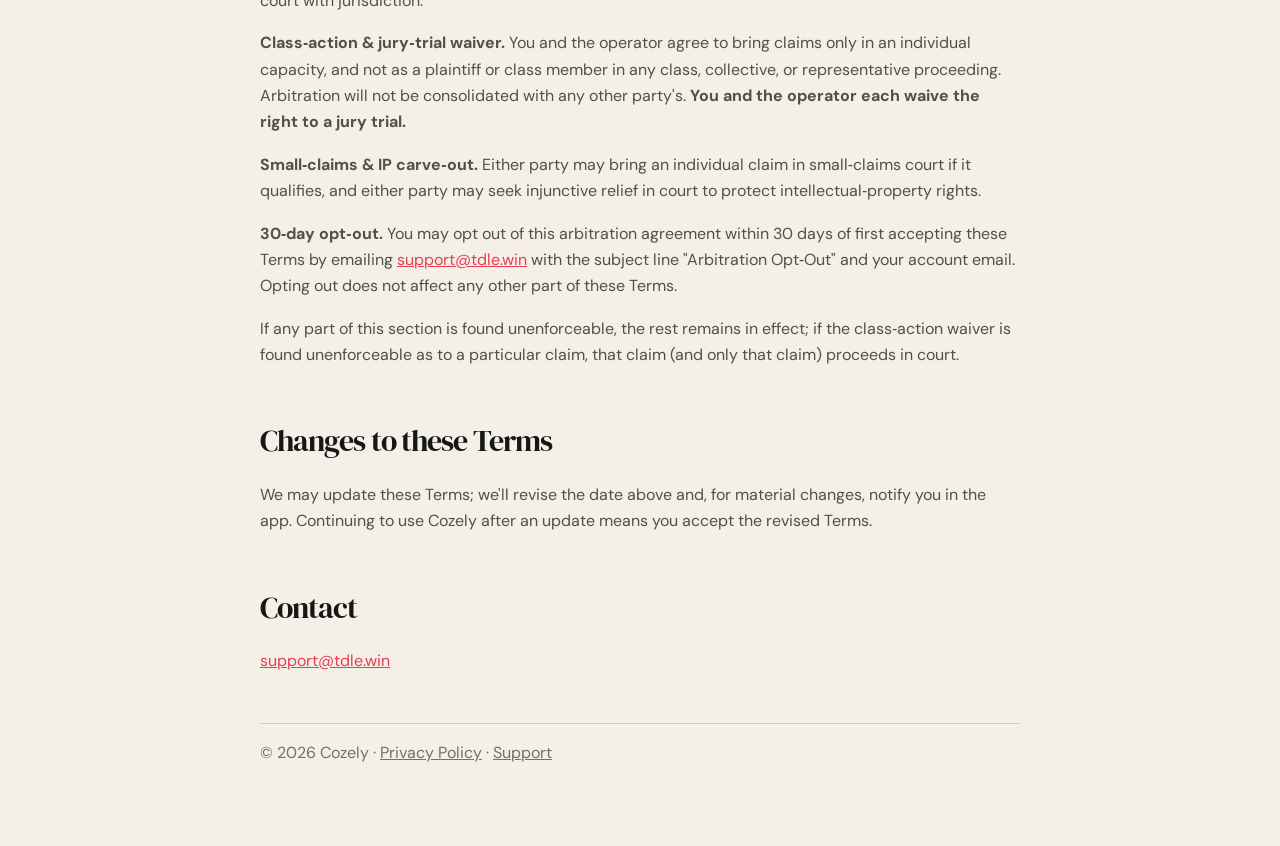
<file: terms.html>
<!DOCTYPE html>
<html lang="en">
<head>
<meta charset="utf-8" />
<meta name="viewport" content="width=device-width, initial-scale=1" />
<title>Cozely — Terms of Use</title>
<link rel="icon" href="assets/cozely-mark.svg" type="image/svg+xml" />
<link rel="apple-touch-icon" href="assets/cozely-icon-180.png" />
<style>
  :root { color-scheme: dark; }
  body { margin:0; background:#F6F7F4; color:#202624; font:16px/1.65 -apple-system,BlinkMacSystemFont,"Segoe UI",Roboto,Helvetica,Arial,sans-serif; }
  .wrap { max-width:720px; margin:0 auto; padding:40px 22px 80px; }
  h1 { font-size:30px; margin:0 0 4px; }
  h2 { font-size:19px; margin:34px 0 8px; color:#8A4D00; }
  a { color:#8A4D00; }
  .muted { color:#65716C; }
  .pill { display:inline-block; font-size:12px; color:#65716C; border:1px solid #26384A; border-radius:999px; padding:3px 10px; margin-bottom:18px; }
  .brand { display:inline-flex; align-items:center; gap:9px; color:#202624; font-size:20px; font-weight:700; text-decoration:none; margin-bottom:18px; }
  .brand img { width:30px; height:30px; display:block; }
  ul { padding-left:20px; } li { margin:5px 0; }
  footer { margin-top:48px; border-top:1px solid #D9DED9; padding-top:16px; }
</style>
<link rel="stylesheet" href="assets/editorial.css" />
</head>
<body>
<div class="wrap">
  <a class="brand" href="index.html"><img src="assets/cozely-mark.svg" alt="" width="30" height="30" />Cozely</a>
  <h1>Terms of Use</h1>
  <p class="muted">Last updated: June 19, 2026</p>

  <p>These Terms govern your use of the Cozely app. By using Cozely you agree to them.
  Apple's <a href="https://www.apple.com/legal/internet-services/itunes/dev/stdeula/">Standard
  EULA</a> also applies to your download from the App Store; where these Terms are silent,
  it controls.</p>

  <h2>Eligibility</h2>
  <p>You must be at least 18 years old to use Cozely. Some content is suggestive and intended
  for adults in a consensual relationship.</p>

  <h2>The service</h2>
  <p>Cozely is a game two paired partners play together. Content is generated from our library
  and, for Premium, by an AI host. You're responsible for the themes you submit and for
  playing respectfully with your partner.</p>

  <h2>Subscriptions &amp; billing</h2>
  <ul>
    <li>Cozely Premium is an auto‑renewing subscription billed through your Apple Account.</li>
    <li>It renews automatically unless cancelled at least 24 hours before the period ends.</li>
    <li>Manage or cancel anytime in your Apple Account settings. Prices are shown in‑app
      before purchase.</li>
  </ul>

  <h2>Acceptable use</h2>
  <ul>
    <li>Don't use Cozely for anything unlawful, abusive, or non‑consensual.</li>
    <li>Don't attempt to misuse, reverse engineer, or disrupt the service.</li>
    <li>Don't upload content you don't have the right to, or that depicts minors.</li>
  </ul>

  <h2>Your content</h2>
  <p>You own the photos, notes, and answers you create. You grant us the limited,
  non‑exclusive, worldwide, royalty‑free license needed to store, sync, and display them
  to you and your partner, and to operate the service. You can delete your content or
  account at any time.</p>
  <p>You represent and warrant that you own or have the rights to the content you upload,
  that it does not infringe anyone's copyright, trademark, privacy, or other rights, and
  that it is not unlawful. You are solely responsible for the content you create and share,
  including any public recap link you choose to generate.</p>

  <h2>Copyright &amp; DMCA takedowns</h2>
  <p>We respect intellectual‑property rights and respond to clear notices of alleged
  copyright infringement under the U.S. Digital Millennium Copyright Act (17&nbsp;U.S.C.
  §512). If you believe content available through Cozely infringes your copyright, send a
  written notice to our designated agent that includes:</p>
  <ul>
    <li>your physical or electronic signature;</li>
    <li>identification of the copyrighted work claimed to be infringed;</li>
    <li>identification of the material claimed to be infringing and information reasonably
      sufficient to let us locate it (e.g., the share link);</li>
    <li>your contact information (address, phone, email);</li>
    <li>a statement that you have a good‑faith belief the use is not authorized by the
      copyright owner, its agent, or the law; and</li>
    <li>a statement, under penalty of perjury, that the information is accurate and that you
      are the owner or authorized to act on the owner's behalf.</li>
  </ul>
  <p><strong>Designated agent:</strong> Cozely Copyright Agent, <a href="mailto:support@tdle.win">support@tdle.win</a>.
  We will remove or disable access to material that is the subject of a valid notice and
  will, where appropriate, forward the notice and provide a counter‑notice process to the
  affected user. We terminate the accounts of repeat infringers.</p>

  <h2>Indemnification</h2>
  <p>To the extent permitted by law, you agree to indemnify and hold harmless the operator
  of Cozely from any claims, damages, losses, and reasonable legal fees arising out of the
  content you create or share, your use of the app, or your violation of these Terms or the
  rights of others.</p>

  <h2>AI‑generated content</h2>
  <p>Some prompts and host commentary are generated by AI and may be imperfect, unexpected,
  or not to your taste. They are provided for entertainment only and are not relationship,
  medical, legal, or other professional advice. You decide what you say and do during a
  game; play within your own comfort and consent.</p>

  <h2>Disclaimers &amp; liability</h2>
  <p>Cozely is provided "as is," for entertainment. It is not relationship, medical, or
  professional advice. To the extent permitted by law, we are not liable for indirect or
  incidental damages arising from your use of the app.</p>

  <h2>Termination</h2>
  <p>You may stop using Cozely and delete your account at any time. We may suspend access for
  violations of these Terms.</p>

  <h2>Governing law &amp; dispute resolution</h2>
  <p>Cozely is operated by an individual based in the United States. These Terms are governed
  by the laws of the State of <strong>New York</strong>, USA, without regard to its
  conflict‑of‑laws rules, except where applicable consumer‑protection law provides otherwise.</p>
  <p><strong>Informal resolution first.</strong> Most concerns can be solved quickly. Before
  starting a formal proceeding, please email <a href="mailto:support@tdle.win">support@tdle.win</a>
  with a short description of the issue and give us 30 days to resolve it.</p>
  <p><strong>Binding arbitration.</strong> If we can't resolve a dispute informally, you and
  the operator agree that any dispute arising out of or relating to these Terms or Cozely will
  be settled by <strong>binding individual arbitration</strong> administered by the American
  Arbitration Association (AAA) under its Consumer Arbitration Rules, rather than in court,
  except as noted below. The arbitration may be conducted by phone, video, or written
  submissions where allowed. Judgment on the award may be entered in any court with
  jurisdiction.</p>
  <p><strong>Class‑action &amp; jury‑trial waiver.</strong> You and the operator agree to
  bring claims only in an individual capacity, and not as a plaintiff or class member in any
  class, collective, or representative proceeding. Arbitration will not be consolidated with
  any other party's. <strong>You and the operator each waive the right to a jury trial.</strong></p>
  <p><strong>Small‑claims &amp; IP carve‑out.</strong> Either party may bring an individual
  claim in small‑claims court if it qualifies, and either party may seek injunctive relief in
  court to protect intellectual‑property rights.</p>
  <p><strong>30‑day opt‑out.</strong> You may opt out of this arbitration agreement within 30
  days of first accepting these Terms by emailing <a href="mailto:support@tdle.win">support@tdle.win</a>
  with the subject line "Arbitration Opt‑Out" and your account email. Opting out does not
  affect any other part of these Terms.</p>
  <p>If any part of this section is found unenforceable, the rest remains in effect; if the
  class‑action waiver is found unenforceable as to a particular claim, that claim (and only
  that claim) proceeds in court.</p>

  <h2>Changes to these Terms</h2>
  <p>We may update these Terms; we'll revise the date above and, for material changes, notify
  you in the app. Continuing to use Cozely after an update means you accept the revised Terms.</p>

  <h2>Contact</h2>
  <p><a href="mailto:support@tdle.win">support@tdle.win</a></p>

  <footer class="muted">© 2026 Cozely · <a href="privacy.html">Privacy Policy</a> · <a href="support.html">Support</a></footer>
</div>
</body>
</html>
</file>
<file: assets/editorial.css>
@import url('https://fonts.googleapis.com/css2?family=DM+Sans:wght@400;500;600;700&family=DM+Serif+Display:ital@0;1&display=swap');

:root {
  color-scheme: light !important;
  --paper: #f4efe7;
  --paper-deep: #eae2d6;
  --ink: #151715;
  --muted-new: #6f716c;
  --red-new: #e83e53;
  --line-new: rgba(21, 23, 21, .15);
  --serif-new: "DM Serif Display", Georgia, serif;
  --sans-new: "DM Sans", -apple-system, BlinkMacSystemFont, "Segoe UI", sans-serif;
}

html { scroll-behavior: smooth; }
body {
  background: var(--paper) !important;
  color: var(--ink) !important;
  font-family: var(--sans-new) !important;
  -webkit-font-smoothing: antialiased;
}
a { color: var(--red-new); }
h1, h2, h3 { font-family: var(--serif-new) !important; font-weight: 400 !important; letter-spacing: -.035em !important; color: var(--ink) !important; }
p, li { color: #4e514c !important; }

.brand, .logo { color: var(--ink) !important; font-family: var(--sans-new) !important; font-weight: 700 !important; letter-spacing: -.04em !important; }
.brand img, .logo img { width: 34px !important; height: 34px !important; }
.btn {
  display: inline-flex !important;
  align-items: center;
  justify-content: center;
  min-height: 44px;
  padding: 0 19px !important;
  border-radius: 999px !important;
  background: var(--ink) !important;
  color: #fff !important;
  font-family: var(--sans-new) !important;
  font-weight: 700 !important;
  transition: transform .2s ease, background .2s ease;
}
.btn:hover { background: var(--red-new) !important; transform: translateY(-2px); }

nav {
  z-index: 20;
  background: rgba(244, 239, 231, .9) !important;
  border-bottom: 1px solid var(--line-new) !important;
}
nav .wrap { height: 76px !important; }

header { padding-top: 82px !important; }
header .pill, .pill {
  color: var(--red-new) !important;
  background: transparent !important;
  border: 0 !important;
  padding: 0 !important;
  letter-spacing: .17em !important;
}
header .pill::before, .pill::before { content: "✦"; margin-right: 9px; }
header h1 { font-size: clamp(52px, 8vw, 82px) !important; line-height: .96 !important; }
header p, .lead, .muted { color: var(--muted-new) !important; }

.grid { gap: 16px !important; padding-top: 50px !important; }
.card {
  border: 1px solid var(--line-new) !important;
  border-radius: 3px !important;
  background: #fffdf9 !important;
  box-shadow: none !important;
}
.card .top { height: 180px !important; filter: saturate(.85); }
.card .body { padding: 27px !important; }
.card h3 { font-size: 28px !important; }
.card .more { color: var(--red-new) !important; }

article { padding-top: 76px !important; }
article .wrap, body > .wrap { max-width: 760px !important; }
article .eyebrow {
  color: var(--red-new) !important;
  font-size: 12px !important;
  letter-spacing: .17em !important;
}
article .eyebrow::before { content: "✦"; margin-right: 9px; }
article h1, body > .wrap > h1 { font-size: clamp(50px, 8vw, 76px) !important; line-height: .96 !important; margin: 20px 0 26px !important; }
article h2, body > .wrap > h2 { font-size: 30px !important; margin-top: 48px !important; color: var(--ink) !important; }
article .lead { font-size: 20px !important; line-height: 1.55 !important; }
article ol { padding-left: 24px; }
article li { margin: 13px 0 !important; }
article li::marker { color: var(--red-new); font-weight: 700; }

.cta {
  background: var(--red-new) !important;
  border: 0 !important;
  border-radius: 4px !important;
  padding: 46px 30px !important;
}
.cta h3, .cta p { color: #fff !important; }
.cta .btn { background: #fff !important; color: var(--ink) !important; }

body > .wrap { padding-top: 62px !important; }
body > .wrap > .brand { margin-bottom: 50px !important; }
body > .wrap > p:first-of-type { font-size: 17px; }
body > .wrap table { border-collapse: separate !important; border-spacing: 0 !important; border: 1px solid var(--line-new); background: rgba(255,255,255,.45); }
body > .wrap td { border-color: var(--line-new) !important; padding: 13px !important; }
body > .wrap td:first-child { color: var(--ink) !important; }
.card { border-color: var(--line-new) !important; }

footer { border-color: var(--line-new) !important; color: var(--muted-new) !important; }
footer a { color: var(--muted-new) !important; }

@media (max-width: 700px) {
  nav .wrap { height: 68px !important; }
  header { padding-top: 58px !important; }
  body > .wrap { padding-top: 30px !important; }
  body > .wrap > .brand { margin-bottom: 35px !important; }
  body > .wrap table { display: block; overflow-x: auto; }
}

@media (prefers-reduced-motion: reduce) {
  html { scroll-behavior: auto; }
  *, *::before, *::after { transition-duration: .01ms !important; }
}
</file>
